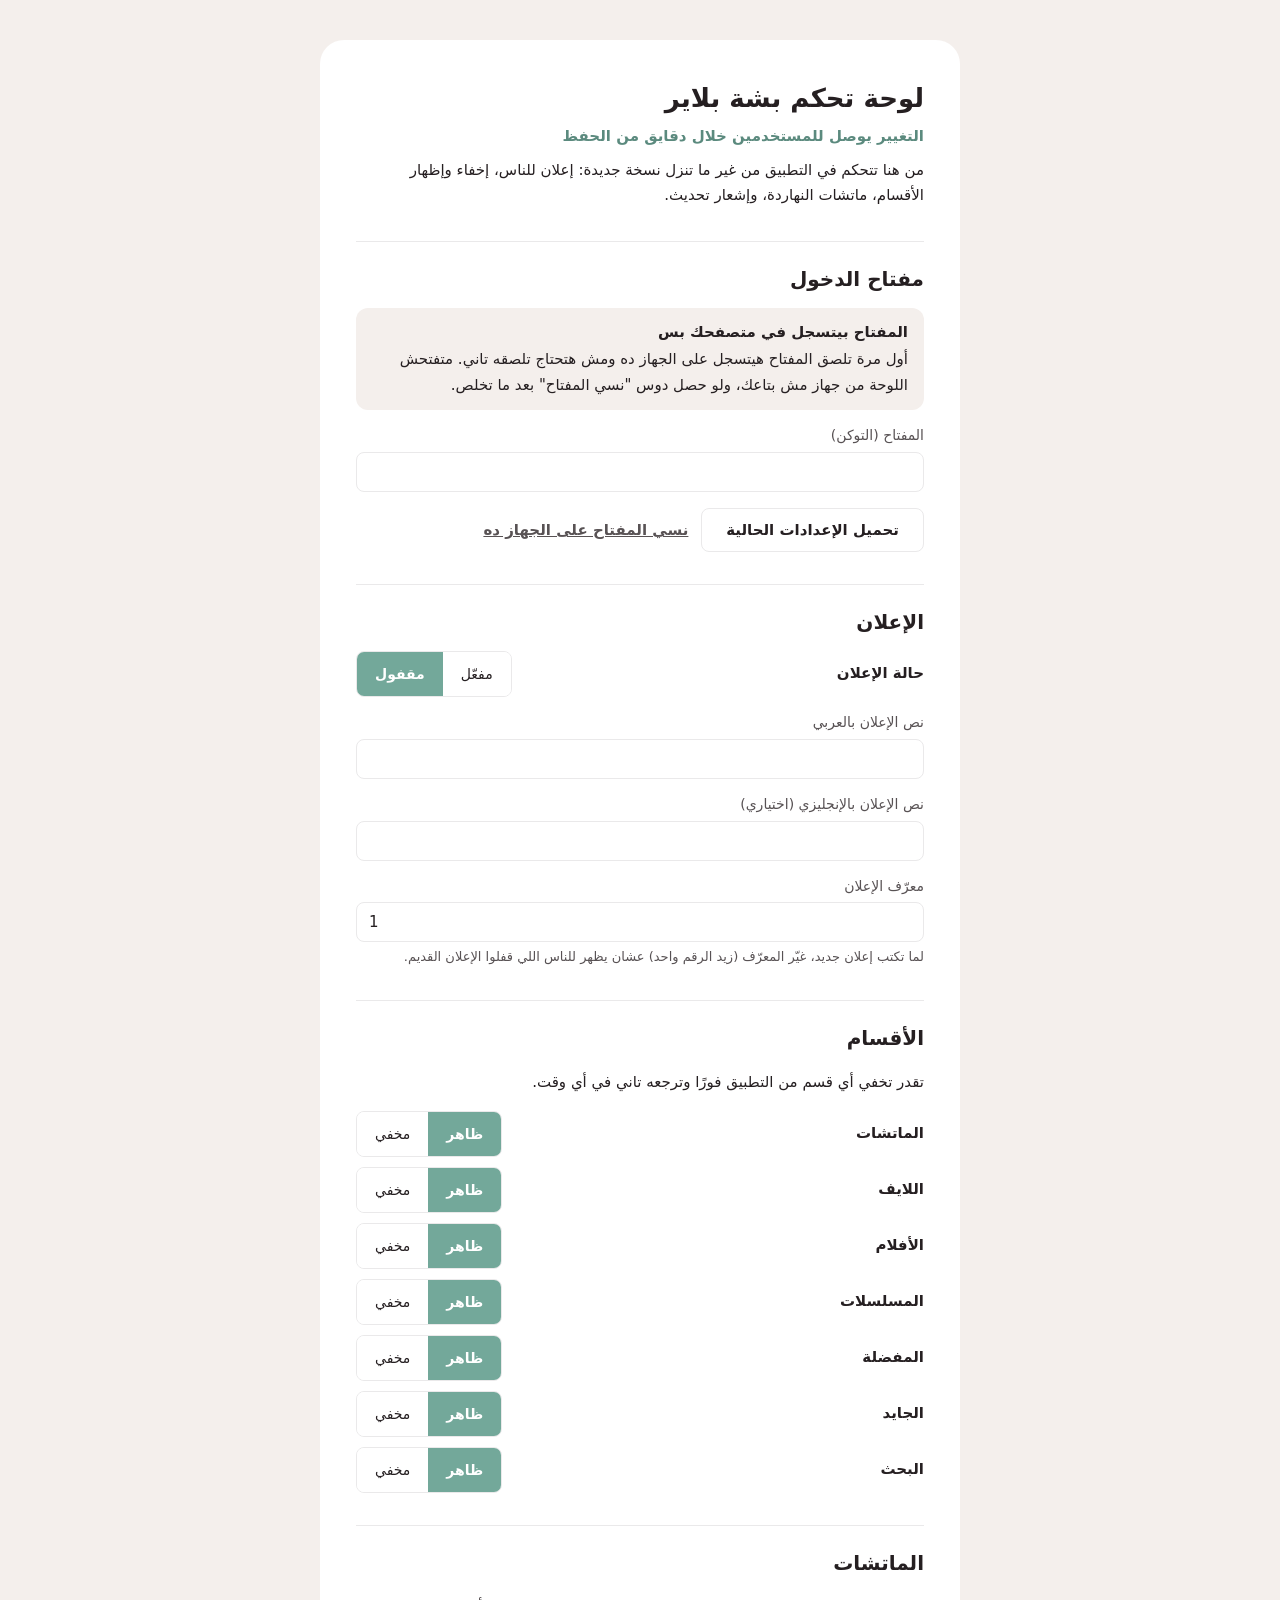
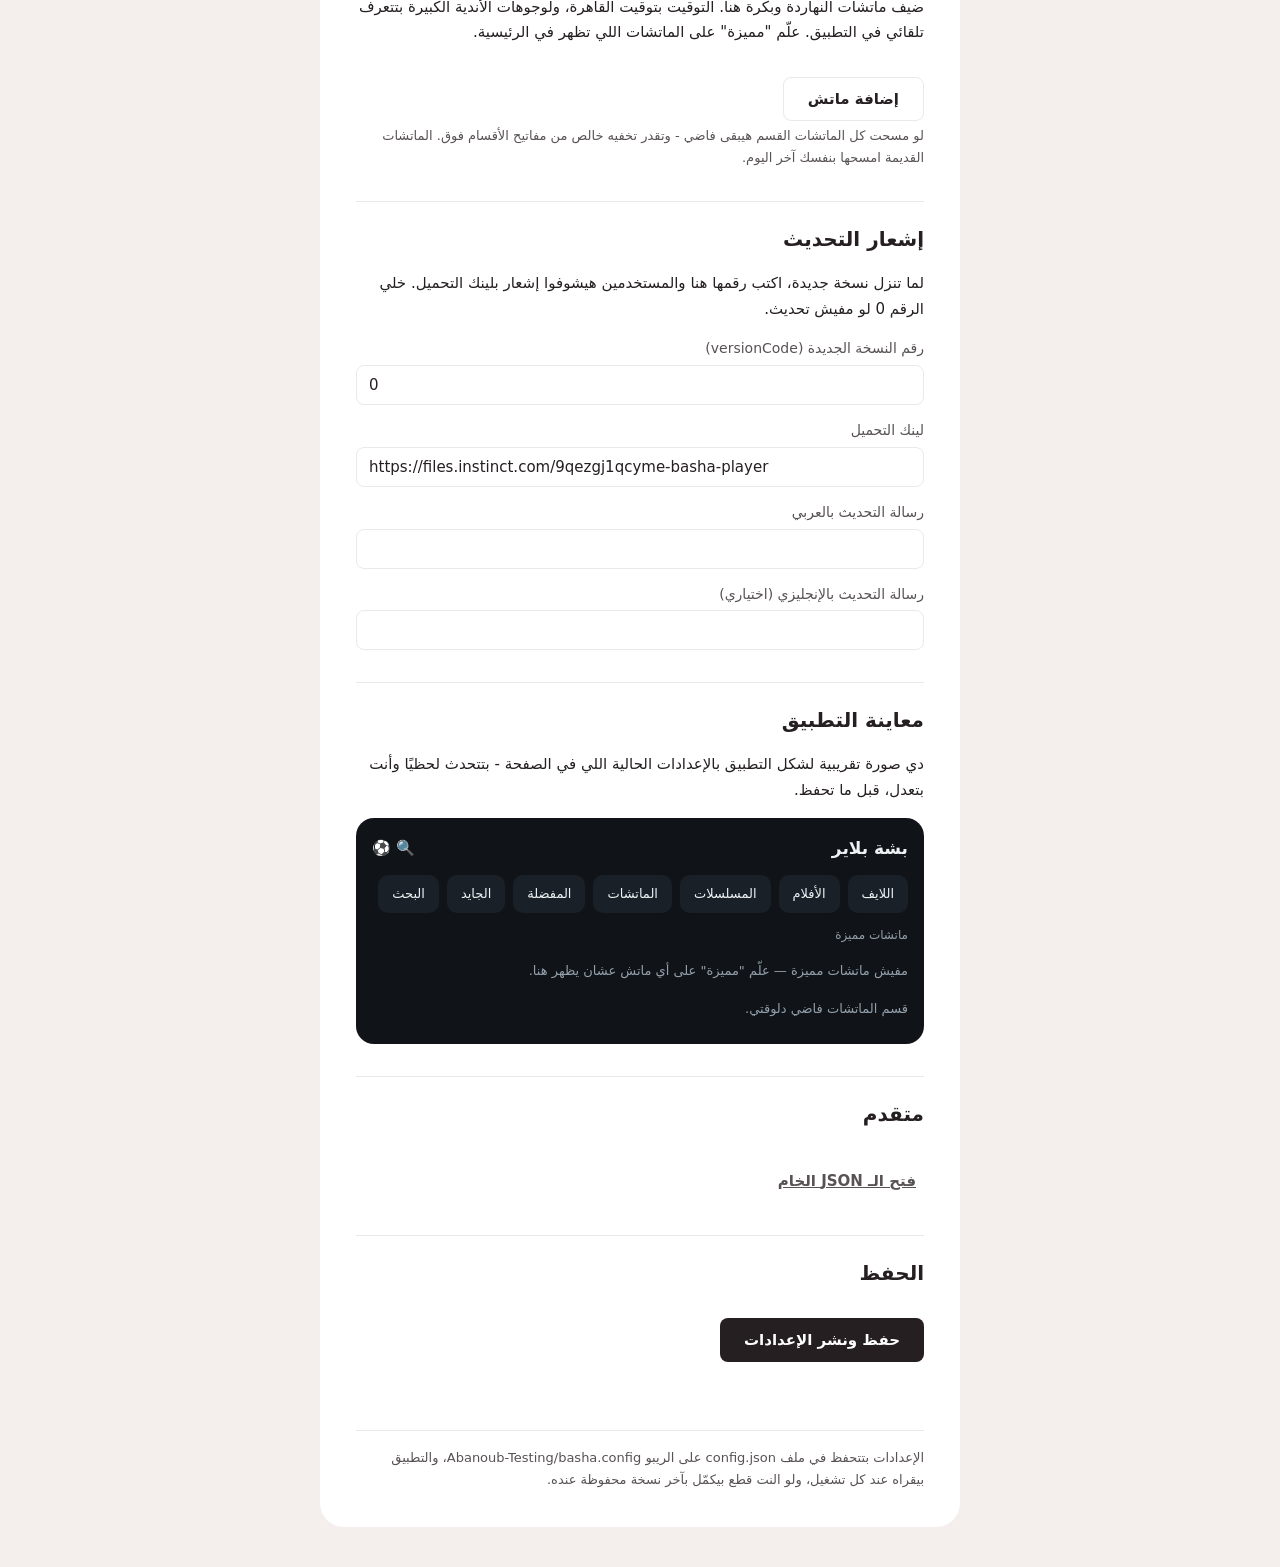
<file: docs/index.html>
<!DOCTYPE html>
<html lang="ar" dir="rtl">
<head>
<meta charset="utf-8">
<meta name="viewport" content="width=device-width, initial-scale=1">
<title>لوحة تحكم بشة بلاير</title>
<style>
  :root {
    --ink: #251f21;
    --ink2: #585254;
    --teal: #73a89a;
    --teal-dark: #5b8a7e;
    --red: #ed313e;
    --hairline: #eae9ea;
    --sand: #f4efec;
    --app-bg: #101418;
    --app-card: #1a2027;
    --app-text: #eef2f5;
    --app-text2: #93a0ab;
  }
  * { box-sizing: border-box; }
  body {
    margin: 0;
    font-family: system-ui, "Segoe UI", Tahoma, sans-serif;
    background: var(--sand);
    color: var(--ink);
    font-size: 15px;
    line-height: 1.7;
  }
  .card {
    max-width: 640px;
    margin: 24px auto;
    background: #fff;
    border-radius: 24px;
    padding: 24px;
  }
  @media (min-width: 768px) { .card { padding: 36px; margin: 40px auto; } }
  h1 { font-size: 26px; margin: 0 0 4px; }
  h2 { font-size: 20px; margin: 32px 0 12px; padding-top: 20px; border-top: 1px solid var(--hairline); }
  h3 { font-size: 15px; margin: 16px 0 8px; }
  .fact { color: var(--teal-dark); font-weight: 600; margin: 0 0 8px; }
  .intro { color: var(--ink); margin: 0 0 8px; }
  .note {
    background: var(--sand);
    border-radius: 12px;
    padding: 12px 16px;
    margin: 12px 0;
  }
  .note b { display: block; margin-bottom: 2px; }
  label { display: block; font-size: 14px; color: var(--ink2); margin: 14px 0 4px; }
  input[type="text"], input[type="password"], input[type="date"], input[type="time"], textarea {
    width: 100%;
    padding: 10px 12px;
    border: 1px solid var(--hairline);
    border-radius: 8px;
    font-size: 15px;
    font-family: inherit;
    color: var(--ink);
    background: #fff;
  }
  input:focus, textarea:focus { outline: 2px solid var(--teal); border-color: var(--teal); }
  textarea { font-family: ui-monospace, monospace; font-size: 13px; direction: ltr; text-align: left; }
  .ltr input { direction: ltr; text-align: left; }
  .toggle-row { display: flex; align-items: center; justify-content: space-between; gap: 12px; margin: 10px 0; }
  .toggle-row span { font-weight: 600; }
  .seg { display: flex; border: 1px solid var(--hairline); border-radius: 8px; overflow: hidden; }
  .seg button {
    border: 0; background: #fff; color: var(--ink);
    padding: 8px 18px; font-size: 14px; font-family: inherit; cursor: pointer; min-height: 44px;
  }
  .seg button.on { background: var(--teal); color: #fff; font-weight: 600; }
  .btn {
    display: inline-block;
    border: 0; border-radius: 8px;
    padding: 12px 24px; font-size: 15px; font-weight: 600; font-family: inherit;
    cursor: pointer; min-height: 44px; margin-top: 16px;
  }
  .btn-primary { background: var(--ink); color: #fff; }
  .btn-secondary { background: #fff; color: var(--ink); border: 1px solid var(--hairline); }
  .btn-ghost { background: none; color: var(--ink2); text-decoration: underline; padding: 8px; }
  .btn-danger { background: none; color: var(--red); border: 1px solid var(--red); padding: 8px 14px; min-height: 40px; margin-top: 0; font-size: 13px; }
  .btn:disabled { opacity: .5; cursor: default; }
  #status { min-height: 24px; margin: 12px 0 0; color: var(--ink2); }
  #status.err { color: var(--red); }
  .caption { font-size: 13px; color: var(--ink2); margin-top: 4px; }
  footer { margin-top: 32px; padding-top: 16px; border-top: 1px solid var(--hairline); font-size: 13px; color: var(--ink2); }

  /* Matches editor */
  .match-row {
    border: 1px solid var(--hairline);
    border-radius: 12px;
    padding: 14px;
    margin: 12px 0;
  }
  .match-row .grid2 { display: grid; grid-template-columns: 1fr 1fr; gap: 0 12px; }
  .match-row label { margin-top: 8px; }
  .match-head { display: flex; align-items: center; justify-content: space-between; }
  .match-head b { font-size: 14px; color: var(--ink2); }
  .feat-row { display: flex; align-items: center; gap: 8px; margin-top: 12px; }
  .feat-row input { width: 20px; height: 20px; accent-color: var(--teal-dark); }
  .feat-row span { font-size: 14px; }

  /* App mock preview */
  .mock {
    background: var(--app-bg);
    border-radius: 18px;
    padding: 16px;
    color: var(--app-text);
    direction: rtl;
    margin-top: 12px;
  }
  .mock-topbar { display: flex; align-items: center; justify-content: space-between; margin-bottom: 12px; }
  .mock-title { font-weight: 700; font-size: 17px; }
  .mock-icons { color: var(--app-text2); font-size: 15px; }
  .mock-ann {
    background: var(--teal);
    color: #10312a;
    font-weight: 600;
    font-size: 13px;
    border-radius: 10px;
    padding: 8px 12px;
    margin-bottom: 12px;
  }
  .mock-sections { display: flex; flex-wrap: wrap; gap: 8px; margin-bottom: 12px; }
  .mock-chip {
    background: var(--app-card);
    border-radius: 10px;
    padding: 8px 14px;
    font-size: 13px;
    color: var(--app-text);
  }
  .mock-matches-title { color: var(--app-text2); font-size: 12px; margin: 8px 0 6px; }
  .mock-match {
    background: var(--app-card);
    border-radius: 10px;
    padding: 10px 12px;
    margin-bottom: 8px;
    display: flex; align-items: center; gap: 10px;
    font-size: 13px;
  }
  .mock-crest {
    width: 30px; height: 30px; border-radius: 50%;
    background: var(--teal-dark); color: #fff;
    display: flex; align-items: center; justify-content: center;
    font-size: 11px; font-weight: 700; flex-shrink: 0;
  }
  .mock-match .teams { flex: 1; }
  .mock-match .meta { color: var(--app-text2); font-size: 11px; }
  .mock-live {
    background: var(--red); color: #fff; font-size: 10px; font-weight: 700;
    border-radius: 6px; padding: 2px 6px;
  }
  .mock-when { text-align: left; font-size: 12px; color: var(--app-text2); }
  .mock-empty { color: var(--app-text2); font-size: 13px; padding: 8px 0; }
</style>
</head>
<body>
<div class="card">
  <h1>لوحة تحكم بشة بلاير</h1>
  <p class="fact">التغيير يوصل للمستخدمين خلال دقايق من الحفظ</p>
  <p class="intro">من هنا تتحكم في التطبيق من غير ما تنزل نسخة جديدة: إعلان للناس، إخفاء وإظهار الأقسام، ماتشات النهاردة، وإشعار تحديث.</p>

  <h2>مفتاح الدخول</h2>
  <div class="note">
    <b>المفتاح بيتسجل في متصفحك بس</b>
    أول مرة تلصق المفتاح هيتسجل على الجهاز ده ومش هتحتاج تلصقه تاني. متفتحش اللوحة من جهاز مش بتاعك، ولو حصل دوس "نسي المفتاح" بعد ما تخلص.
  </div>
  <div class="ltr">
    <label for="token">المفتاح (التوكن)</label>
    <input type="password" id="token" autocomplete="off">
  </div>
  <button class="btn btn-secondary" id="loadBtn">تحميل الإعدادات الحالية</button>
  <button class="btn btn-ghost" id="forgetBtn">نسي المفتاح على الجهاز ده</button>

  <h2>الإعلان</h2>
  <div class="toggle-row">
    <span>حالة الإعلان</span>
    <div class="seg" id="annActive">
      <button data-v="on">مفعّل</button>
      <button data-v="off">مقفول</button>
    </div>
  </div>
  <label for="annAr">نص الإعلان بالعربي</label>
  <input type="text" id="annAr">
  <div class="ltr">
    <label for="annEn">نص الإعلان بالإنجليزي (اختياري)</label>
    <input type="text" id="annEn">
    <label for="annId">معرّف الإعلان</label>
    <input type="text" id="annId" value="1">
  </div>
  <p class="caption">لما تكتب إعلان جديد، غيّر المعرّف (زيد الرقم واحد) عشان يظهر للناس اللي قفلوا الإعلان القديم.</p>

  <h2>الأقسام</h2>
  <p>تقدر تخفي أي قسم من التطبيق فورًا وترجعه تاني في أي وقت.</p>
  <div id="toggles"></div>

  <h2>الماتشات</h2>
  <p>ضيف ماتشات النهاردة وبكرة هنا. التوقيت بتوقيت القاهرة، ولوجوهات الأندية الكبيرة بتتعرف تلقائي في التطبيق. علّم "مميزة" على الماتشات اللي تظهر في الرئيسية.</p>
  <div id="matchList"></div>
  <button class="btn btn-secondary" id="addMatch">إضافة ماتش</button>
  <p class="caption">لو مسحت كل الماتشات القسم هيبقى فاضي - وتقدر تخفيه خالص من مفاتيح الأقسام فوق. الماتشات القديمة امسحها بنفسك آخر اليوم.</p>

  <h2>إشعار التحديث</h2>
  <p>لما تنزل نسخة جديدة، اكتب رقمها هنا والمستخدمين هيشوفوا إشعار بلينك التحميل. خلي الرقم 0 لو مفيش تحديث.</p>
  <div class="ltr">
    <label for="updVer">رقم النسخة الجديدة (versionCode)</label>
    <input type="text" id="updVer" value="0" inputmode="numeric">
    <label for="updUrl">لينك التحميل</label>
    <input type="text" id="updUrl">
  </div>
  <label for="updAr">رسالة التحديث بالعربي</label>
  <input type="text" id="updAr">
  <div class="ltr">
    <label for="updEn">رسالة التحديث بالإنجليزي (اختياري)</label>
    <input type="text" id="updEn">
  </div>

  <h2>معاينة التطبيق</h2>
  <p>دي صورة تقريبية لشكل التطبيق بالإعدادات الحالية اللي في الصفحة - بتتحدث لحظيًا وأنت بتعدل، قبل ما تحفظ.</p>
  <div class="mock" id="mock"></div>

  <h2>متقدم</h2>
  <button class="btn btn-ghost" id="jsonToggle">فتح الـ JSON الخام</button>
  <div id="jsonBox" hidden>
    <textarea id="jsonText" rows="14"></textarea>
    <button class="btn btn-secondary" id="jsonApply">تطبيق الـ JSON على الخانات</button>
  </div>

  <h2>الحفظ</h2>
  <button class="btn btn-primary" id="saveBtn">حفظ ونشر الإعدادات</button>
  <p id="status" role="status"></p>

  <footer>الإعدادات بتتحفظ في ملف config.json على الريبو Abanoub-Testing/basha.config، والتطبيق بيقراه عند كل تشغيل، ولو النت قطع بيكمّل بآخر نسخة محفوظة عنده.</footer>
</div>

<script>
const REPO = 'Abanoub-Testing/basha.config';
const CONFIG_PATH = 'config.json';
const API = `https://api.github.com/repos/${REPO}/contents/${CONFIG_PATH}`;
const DOWNLOAD_PAGE = 'https://files.instinct.com/9qezgj1qcyme-basha-player';
const TOKEN_KEY = 'basha_admin_token';

const TOGGLES = [
  ['matches', 'الماتشات'],
  ['live', 'اللايف'],
  ['movies', 'الأفلام'],
  ['series', 'المسلسلات'],
  ['favorites', 'المفضلة'],
  ['guide', 'الجايد'],
  ['search', 'البحث'],
];

let raw = {};
let sha = null;

const $ = (id) => document.getElementById(id);
const statusEl = $('status');
function say(msg, isError) {
  statusEl.textContent = msg;
  statusEl.className = isError ? 'err' : '';
}
function setBusy(b) {
  $('loadBtn').disabled = b;
  $('saveBtn').disabled = b;
  $('saveBtn').textContent = b ? 'شغال…' : 'حفظ ونشر الإعدادات';
}

function toBase64(text) {
  const bytes = new TextEncoder().encode(text);
  let bin = '';
  for (const b of bytes) bin += String.fromCharCode(b);
  return btoa(bin);
}
function fromBase64(b64) {
  const bin = atob(b64.replace(/\n/g, ''));
  const bytes = Uint8Array.from(bin, (c) => c.charCodeAt(0));
  return new TextDecoder().decode(bytes);
}

// Section toggle rows
TOGGLES.forEach(([key, label]) => {
  const row = document.createElement('div');
  row.className = 'toggle-row';
  row.innerHTML = `<span>${label}</span>
    <div class="seg" data-toggle="${key}">
      <button data-v="on">ظاهر</button>
      <button data-v="off">مخفي</button>
    </div>`;
  $('toggles').appendChild(row);
});

function getSeg(el) {
  return el.querySelector('button.on')?.dataset.v === 'on';
}
function setSeg(el, on) {
  el.querySelectorAll('button').forEach((b) => b.classList.toggle('on', (b.dataset.v === 'on') === !!on));
}

// ---- Matches editor ----
let matchSeq = 0;
function addMatchRow(m) {
  m = m || {};
  const id = ++matchSeq;
  const row = document.createElement('div');
  row.className = 'match-row';
  row.dataset.row = id;
  row.innerHTML = `
    <div class="match-head"><b>ماتش</b><button type="button" class="btn btn-danger" data-del>مسح</button></div>
    <div class="grid2">
      <div><label>التاريخ</label><input type="date" data-f="date" value="${m.date || ''}"></div>
      <div><label>الميعاد (القاهرة)</label><input type="time" data-f="kickoff" value="${m.kickoff || ''}"></div>
    </div>
    <label>البطولة</label><input type="text" data-f="competition" value="${esc(m.competition || '')}" placeholder="الدوري المصري">
    <div class="grid2">
      <div><label>الفريق الأول</label><input type="text" data-f="home" value="${esc(m.home || '')}" placeholder="الأهلي"></div>
      <div><label>الفريق التاني</label><input type="text" data-f="away" value="${esc(m.away || '')}" placeholder="الزمالك"></div>
    </div>
    <label>القناة</label><input type="text" data-f="channel" value="${esc(m.channel || '')}" placeholder="ON Time Sports 1">
    <div class="feat-row"><input type="checkbox" data-f="featured" ${m.featured ? 'checked' : ''} id="feat${id}"><span>مميزة (تظهر في الرئيسية)</span></div>
  `;
  row.querySelector('[data-del]').addEventListener('click', () => { row.remove(); renderPreview(); });
  $('matchList').appendChild(row);
}
function esc(s) {
  return String(s).replace(/&/g, '&amp;').replace(/"/g, '&quot;').replace(/</g, '&lt;');
}
function readMatches() {
  const out = [];
  document.querySelectorAll('#matchList .match-row').forEach((row) => {
    const get = (f) => row.querySelector(`[data-f="${f}"]`).value.trim();
    const m = {
      date: get('date'),
      competition: get('competition'),
      home: get('home'),
      away: get('away'),
      kickoff: get('kickoff'),
      channel: get('channel'),
      featured: row.querySelector('[data-f="featured"]').checked,
    };
    if (m.date || m.home || m.away) out.push(m);
  });
  return out;
}

function formToConfig() {
  const version = parseInt($('updVer').value, 10);
  const hasAnn = getSeg($('annActive')) && ($('annAr').value.trim() !== '' || $('annEn').value.trim() !== '');
  const hasUpd = !isNaN(version) && version > 0;
  const toggles = {};
  document.querySelectorAll('[data-toggle]').forEach((seg) => { toggles[seg.dataset.toggle] = getSeg(seg); });
  return {
    ...raw,
    version: 1,
    announcement: hasAnn
      ? { id: $('annId').value.trim() || '1', active: true, ar: $('annAr').value.trim(), en: $('annEn').value.trim() }
      : null,
    toggles,
    update: hasUpd
      ? { versionCode: version, url: $('updUrl').value.trim(), messageAr: $('updAr').value.trim(), messageEn: $('updEn').value.trim(), force: false }
      : null,
    matches: readMatches(),
  };
}

function configToForm(cfg) {
  const a = cfg.announcement || {};
  const t = cfg.toggles || {};
  const u = cfg.update || {};
  setSeg($('annActive'), !!a.active);
  $('annId').value = String(a.id ?? '1');
  $('annAr').value = a.ar ?? '';
  $('annEn').value = a.en ?? '';
  document.querySelectorAll('[data-toggle]').forEach((seg) => {
    const v = t[seg.dataset.toggle];
    setSeg(seg, v !== false);
  });
  $('updVer').value = String(u.versionCode ?? 0);
  $('updUrl').value = u.url || DOWNLOAD_PAGE;
  $('updAr').value = u.messageAr ?? '';
  $('updEn').value = u.messageEn ?? '';
  $('matchList').innerHTML = '';
  if (Array.isArray(cfg.matches) && cfg.matches.length > 0) {
    cfg.matches.forEach((m) => addMatchRow(m));
  }
}

// ---- Live app mock preview ----
function initials(name) {
  const w = name.trim().split(/\s+/).filter(Boolean);
  if (w.length === 0) return '؟';
  if (w.length === 1) return w[0].slice(0, 2);
  return w[0][0] + w[1][0];
}
function isLiveNow(m) {
  if (!m.date || !m.kickoff) return false;
  const kick = new Date(`${m.date}T${m.kickoff}:00+02:00`).getTime();
  const now = Date.now();
  return now >= kick && now < kick + 115 * 60000;
}
function renderPreview() {
  const cfg = formToConfig();
  const t = cfg.toggles || {};
  let html = '<div class="mock-topbar"><span class="mock-title">بشة بلاير</span><span class="mock-icons">';
  if (t.search) html += '🔍 ';
  if (t.matches) html += '⚽';
  html += '</span></div>';
  if (cfg.announcement && (cfg.announcement.ar || cfg.announcement.en)) {
    html += `<div class="mock-ann">${esc(cfg.announcement.ar || cfg.announcement.en)}</div>`;
  }
  const sectionNames = { live: 'اللايف', movies: 'الأفلام', series: 'المسلسلات', matches: 'الماتشات', favorites: 'المفضلة', guide: 'الجايد', search: 'البحث' };
  html += '<div class="mock-sections">';
  Object.keys(sectionNames).forEach((k) => {
    if (t[k]) html += `<span class="mock-chip">${sectionNames[k]}</span>`;
  });
  html += '</div>';
  if (t.matches) {
    const matches = cfg.matches || [];
    const featured = matches.filter((m) => m.featured);
    html += '<div class="mock-matches-title">ماتشات مميزة</div>';
    if (featured.length === 0) {
      html += '<div class="mock-empty">مفيش ماتشات مميزة — علّم "مميزة" على أي ماتش عشان يظهر هنا.</div>';
    }
    featured.forEach((m) => {
      html += '<div class="mock-match">';
      html += `<span class="mock-crest">${esc(initials(m.home))}</span>`;
      html += `<span class="teams">${esc(m.home)} × ${esc(m.away)}<div class="meta">${esc(m.competition)}${m.channel ? ' · ' + esc(m.channel) : ''}</div></span>`;
      html += `<span class="mock-when">${isLiveNow(m) ? '<span class="mock-live">مباشر</span>' : esc(m.kickoff || '')}</span>`;
      html += `<span class="mock-crest">${esc(initials(m.away))}</span>`;
      html += '</div>';
    });
    const rest = matches.length - featured.length;
    if (rest > 0) html += `<div class="mock-empty">+ ${rest} ماتش تاني في قسم الماتشات</div>`;
    if (matches.length === 0) html += '<div class="mock-empty">قسم الماتشات فاضي دلوقتي.</div>';
  }
  $('mock').innerHTML = html;
}

// Re-render preview on any edit
document.addEventListener('input', () => renderPreview());
document.addEventListener('click', (e) => {
  if (e.target.closest('.seg button')) {
    const btn = e.target.closest('.seg button');
    setSeg(btn.parentElement, btn.dataset.v === 'on');
    renderPreview();
  }
});

function authHeaders() {
  return { Authorization: `Bearer ${$('token').value.trim()}`, Accept: 'application/vnd.github+json' };
}

async function load() {
  if ($('token').value.trim() === '') { say('الصق المفتاح الأول.', true); return; }
  localStorage.setItem(TOKEN_KEY, $('token').value.trim());
  setBusy(true); say('بحمّل الإعدادات الحالية…');
  try {
    const resp = await fetch(API, { headers: authHeaders() });
    if (resp.status === 401 || resp.status === 403) { say('المفتاح غلط أو منتهي أو مفيهوش صلاحية الكتابة على الريبو.', true); return; }
    if (resp.status === 404) {
      raw = {}; sha = null; configToForm({});
      say('مفيش إعدادات محفوظة لسه. دي أول مرة — عدّل اللي تحبه ودوس حفظ.');
      return;
    }
    if (!resp.ok) { say(`مشكلة من جيتهاب (كود ${resp.status}). جرّب تاني.`, true); return; }
    const data = await resp.json();
    raw = JSON.parse(fromBase64(data.content));
    sha = data.sha || null;
    configToForm(raw);
    renderPreview();
    say('اتحمّلت الإعدادات الحالية. عدّل براحتك وبعدين احفظ.');
  } catch {
    say('مفيش اتصال بالنت أو جيتهاب مش بيرد. جرّب تاني.', true);
  } finally {
    setBusy(false);
  }
}

async function save() {
  if ($('token').value.trim() === '') { say('الصق المفتاح الأول.', true); return; }
  const version = parseInt($('updVer').value, 10);
  if ($('updVer').value.trim() !== '' && (isNaN(version) || version < 0)) {
    say('رقم النسخة في إشعار التحديث لازم يكون رقم صحيح.', true); return;
  }
  localStorage.setItem(TOKEN_KEY, $('token').value.trim());
  setBusy(true); say('بحفظ…');
  try {
    let currentSha = sha;
    let freshRaw = raw;
    const head = await fetch(API, { headers: authHeaders() });
    if (head.status === 401 || head.status === 403) { say('المفتاح غلط أو منتهي أو مفيهوش صلاحية الكتابة على الريبو.', true); return; }
    if (head.ok) {
      const cur = await head.json();
      currentSha = cur.sha || null;
      try { freshRaw = JSON.parse(fromBase64(cur.content)); raw = freshRaw; } catch (e) { /* keep old raw */ }
    } else if (head.status !== 404) {
      say(`مشكلة من جيتهاب (كود ${head.status}). جرّب تاني.`, true); return;
    }
    const cfg = formToConfig();
    const body = { message: 'Update Basha Player config from admin page', content: toBase64(JSON.stringify(cfg, null, 2)) };
    if (currentSha) body.sha = currentSha;
    const resp = await fetch(API, {
      method: 'PUT',
      headers: { ...authHeaders(), 'Content-Type': 'application/json' },
      body: JSON.stringify(body),
    });
    if (resp.status === 401 || resp.status === 403) { say('المفتاح غلط أو منتهي أو مفيهوش صلاحية الكتابة على الريبو.', true); return; }
    if (!resp.ok) { say(`الحفظ مكملش (كود ${resp.status}). جرّب تاني.`, true); return; }
    const data = await resp.json();
    sha = data.content?.sha || null;
    raw = cfg;
    say('اتحفظ. التغيير يوصل للتطبيق خلال حوالي ٥ دقايق.');
  } catch {
    say('مفيش اتصال بالنت أو جيتهاب مش بيرد. الحفظ متمش.', true);
  } finally {
    setBusy(false);
  }
}

$('loadBtn').addEventListener('click', load);
$('saveBtn').addEventListener('click', save);
$('addMatch').addEventListener('click', () => { addMatchRow(); renderPreview(); });
$('forgetBtn').addEventListener('click', () => {
  localStorage.removeItem(TOKEN_KEY);
  $('token').value = '';
  say('المفتاح اتمسح من الجهاز ده.');
});
$('jsonToggle').addEventListener('click', () => {
  const box = $('jsonBox');
  if (box.hidden) {
    $('jsonText').value = JSON.stringify(formToConfig(), null, 2);
    box.hidden = false;
    $('jsonToggle').textContent = 'قفل صندوق الـ JSON';
  } else {
    box.hidden = true;
    $('jsonToggle').textContent = 'فتح الـ JSON الخام';
  }
});
$('jsonApply').addEventListener('click', () => {
  try {
    raw = JSON.parse($('jsonText').value);
    configToForm(raw);
    renderPreview();
    $('jsonBox').hidden = true;
    $('jsonToggle').textContent = 'فتح الـ JSON الخام';
    say('اتطبّق الـ JSON على الخانات. راجع ودوس حفظ.');
  } catch {
    say('الـ JSON فيه غلط صياغة. راجع الأقواس والعلامات.', true);
  }
});

// Startup: restore remembered token and defaults
const savedToken = localStorage.getItem(TOKEN_KEY);
if (savedToken) {
  $('token').value = savedToken;
  load();
} else {
  configToForm({});
  renderPreview();
}
</script>
</body>
</html>
</file>
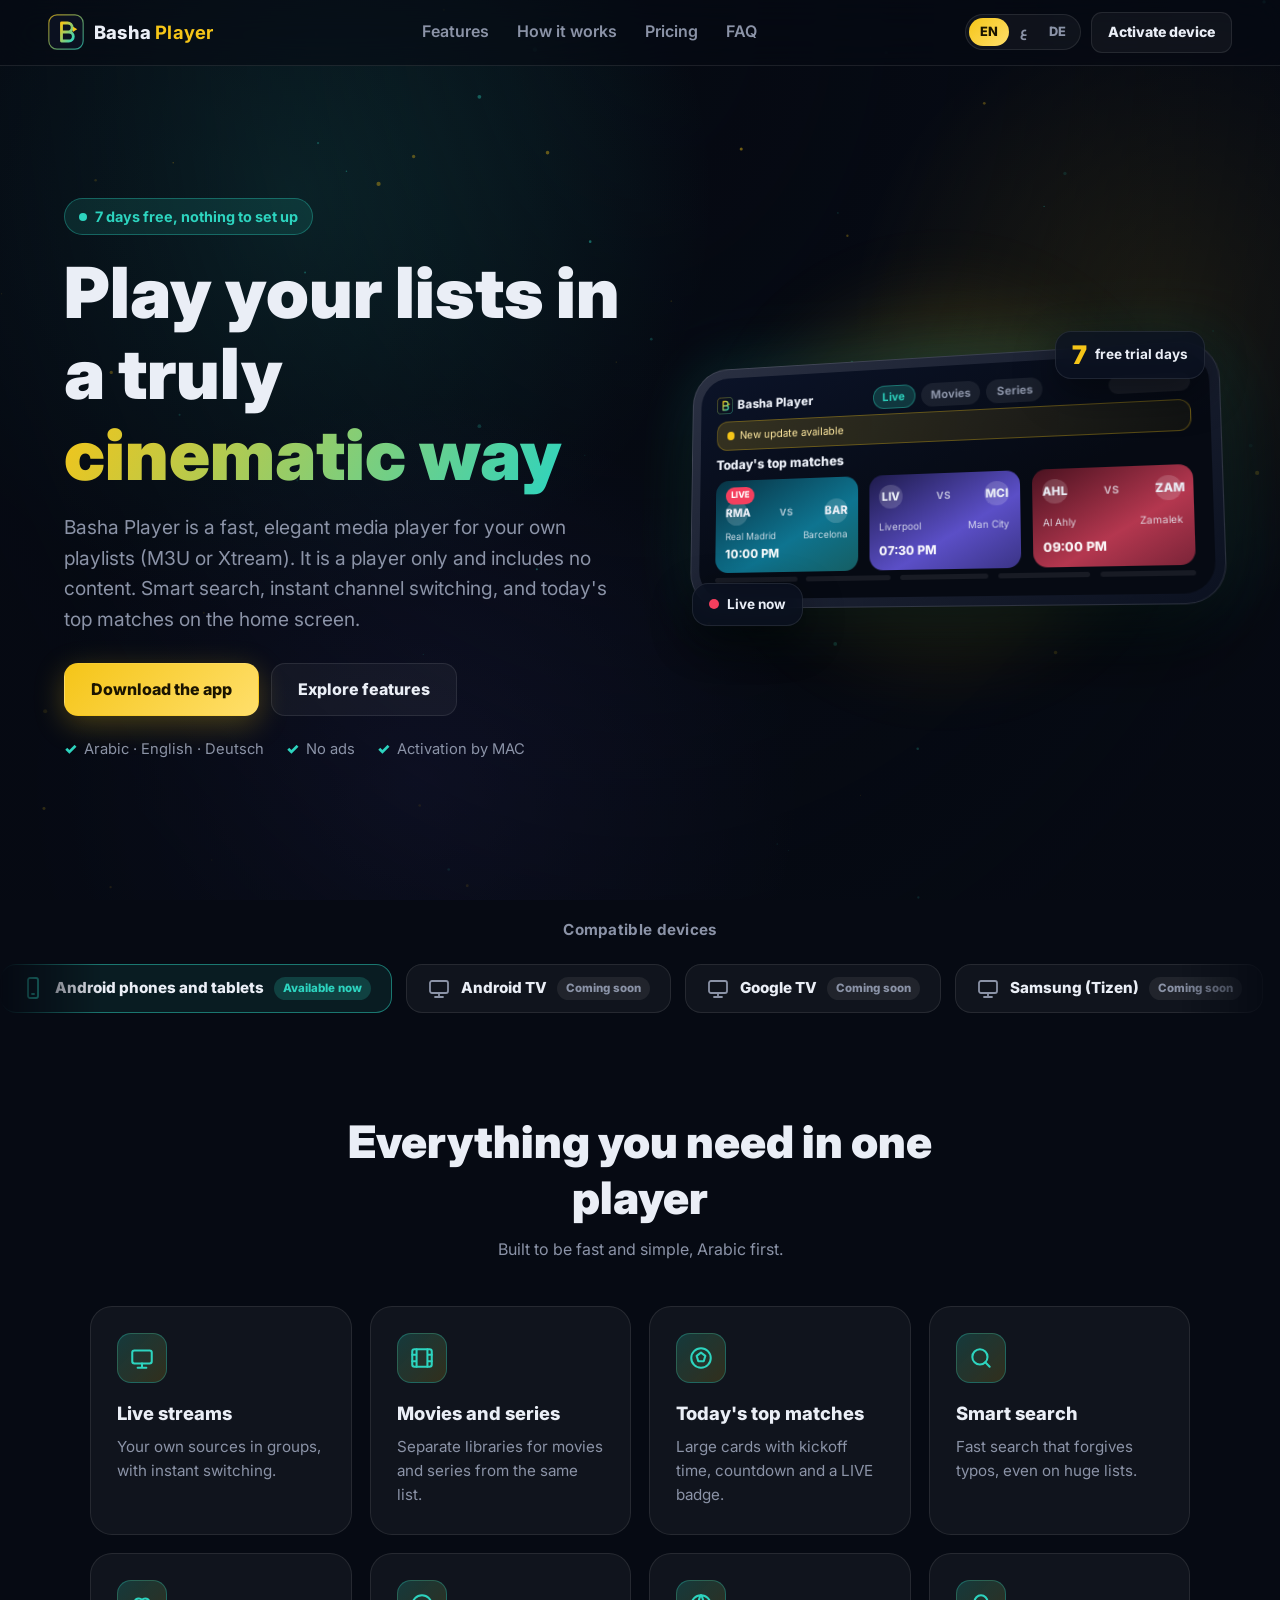
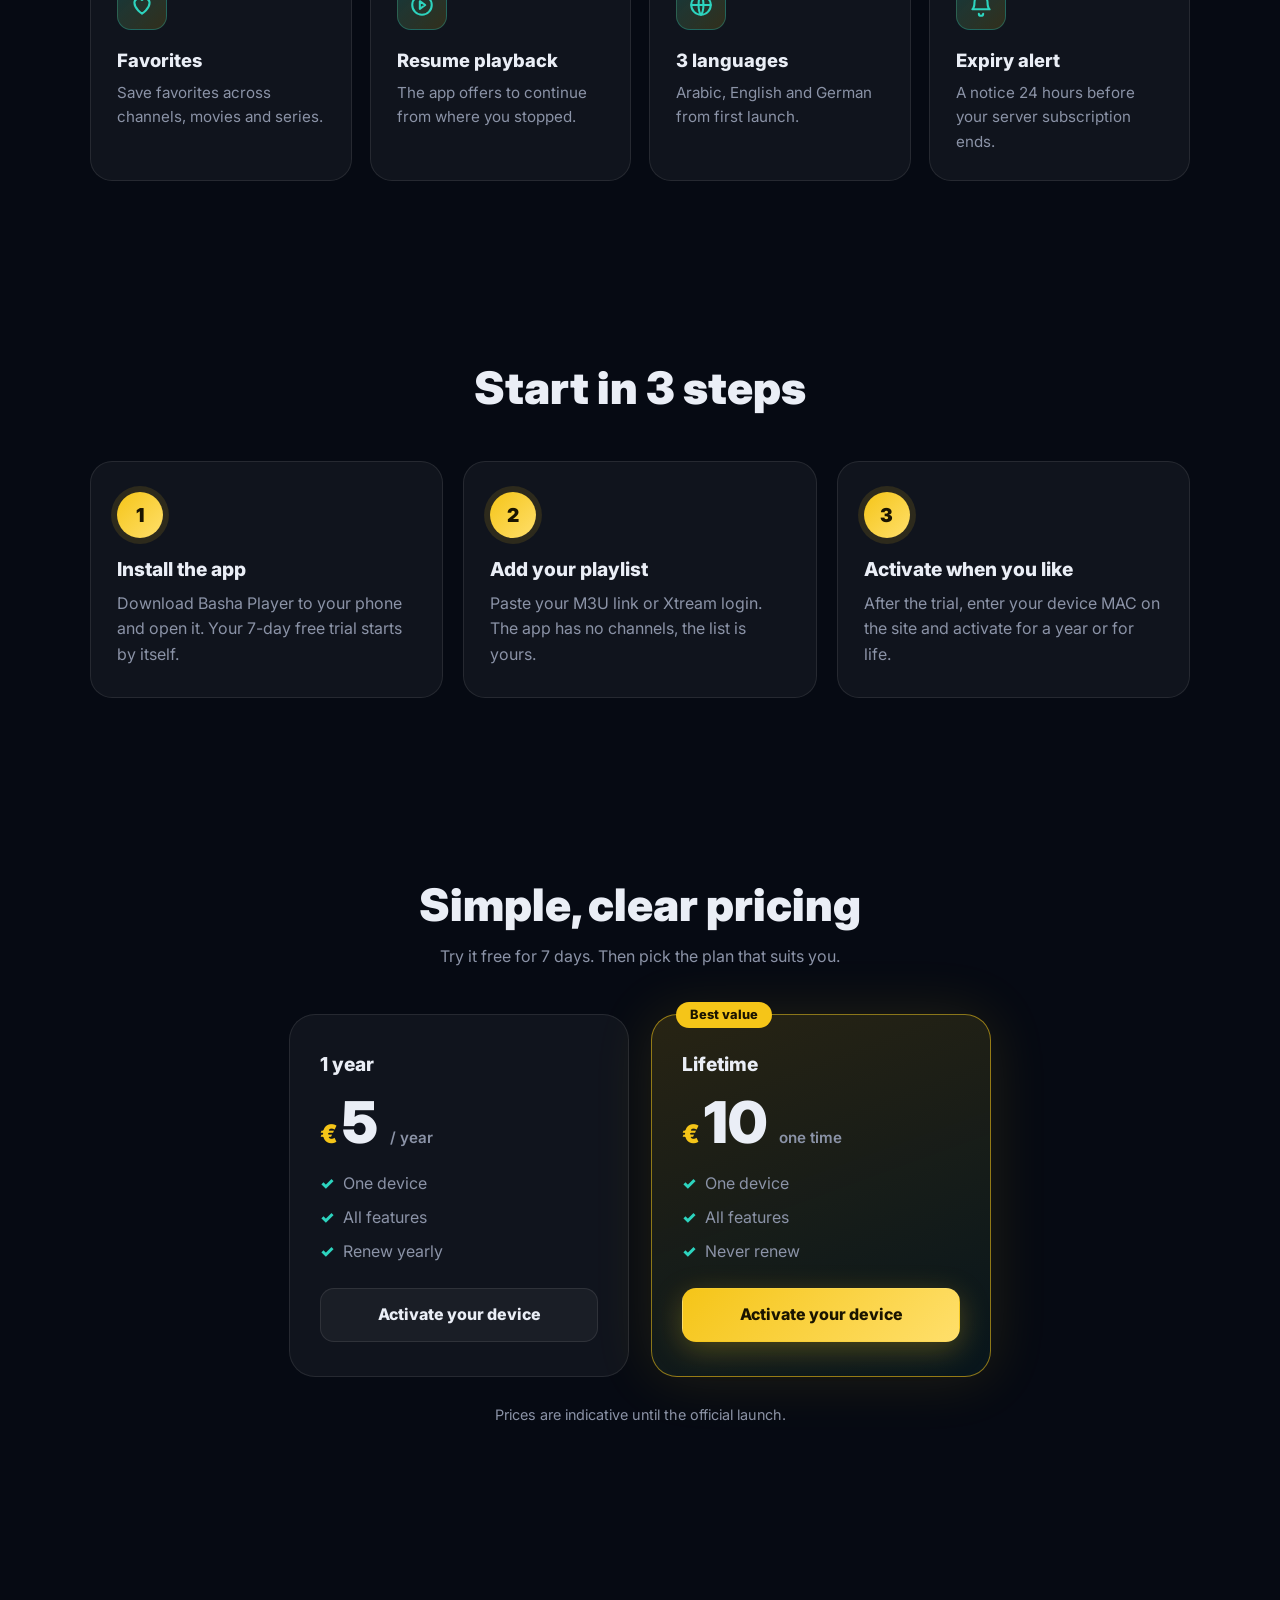
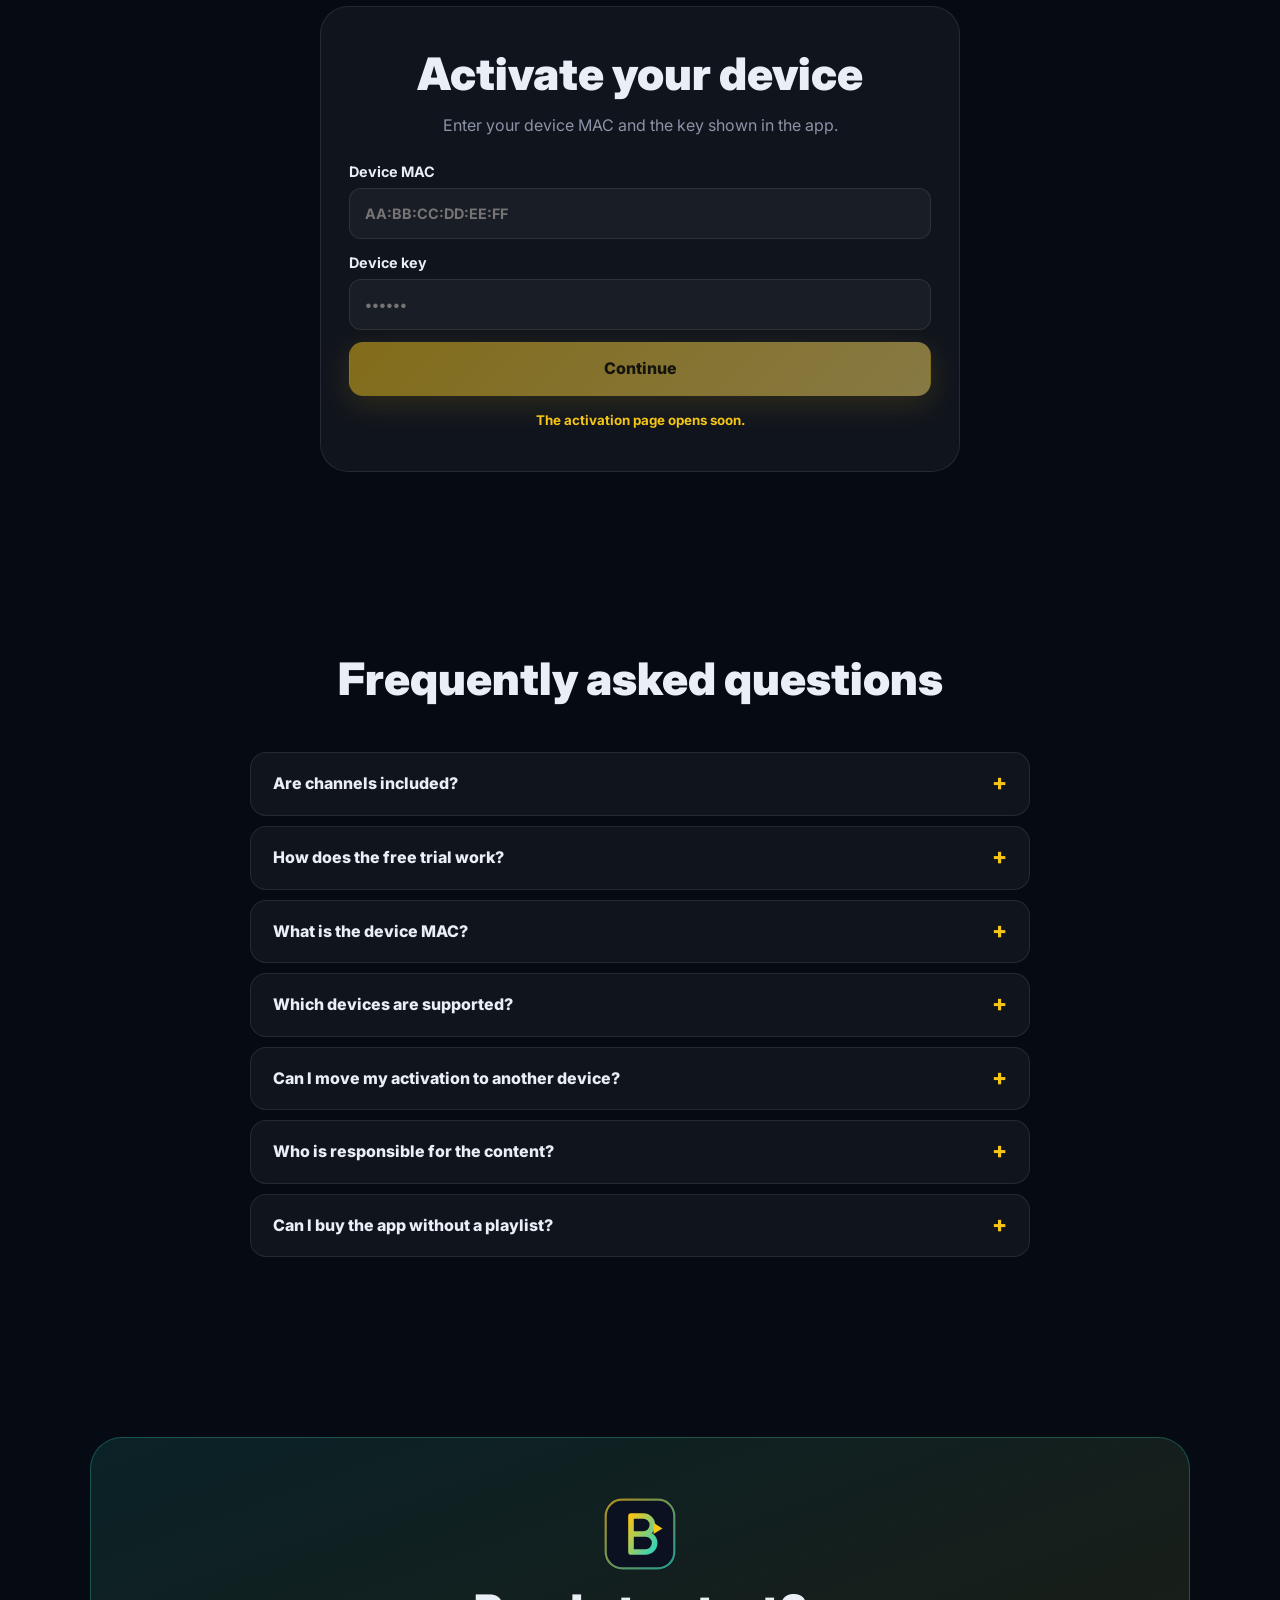
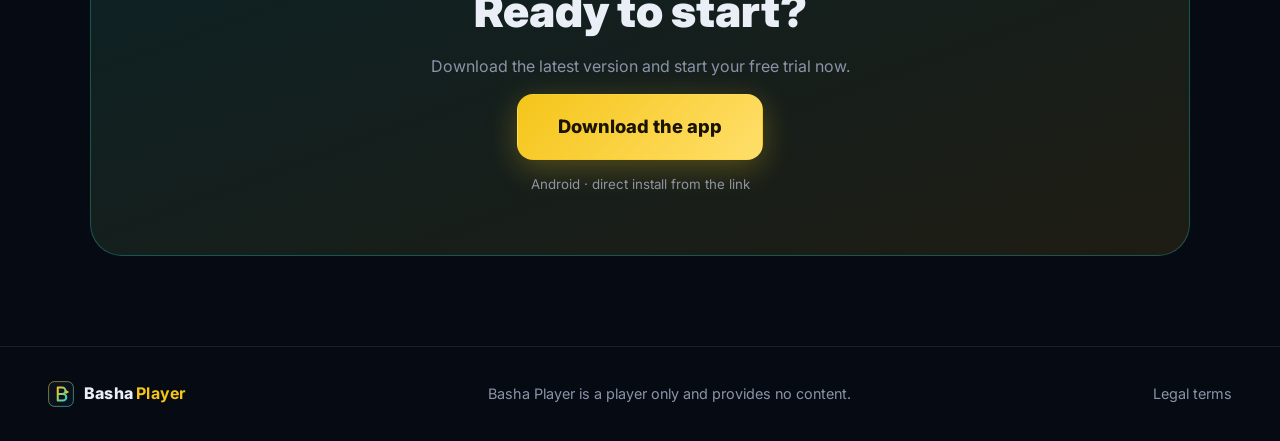
<file: docs/site/index.html>
<!doctype html>
<html lang="en" dir="ltr">
<head>
<meta charset="utf-8">
<meta name="viewport" content="width=device-width, initial-scale=1, viewport-fit=cover">
<title>Basha Player | باشا بلاير</title>
<meta name="description" content="Basha Player: a premium media player for your own playlists. 7 days free.">
<meta name="theme-color" content="#060A13">
<link rel="icon" href="logo.svg" type="image/svg+xml">
<link rel="preconnect" href="https://fonts.googleapis.com">
<link rel="preconnect" href="https://fonts.gstatic.com" crossorigin>
<link href="https://fonts.googleapis.com/css2?family=Cairo:wght@400;600;800;900&family=Inter:wght@400;600;800&display=swap" rel="stylesheet">
<link rel="stylesheet" href="style.css">
</head>
<body>
<script>if(location.search)document.documentElement.classList.add("nofx")</script>
<canvas id="bg" aria-hidden="true"></canvas>
<div class="grain" aria-hidden="true"></div>

<header class="nav" id="top">
  <a class="brand" href="#top" aria-label="Basha Player">
    <img src="logo.svg" alt="" width="36" height="36">
    <span>Basha <b>Player</b></span>
  </a>
  <nav class="links">
    <a href="#features" data-i18n="nav_features"></a>
    <a href="#how" data-i18n="nav_how"></a>
    <a href="#pricing" data-i18n="nav_pricing"></a>
    <a href="#faq" data-i18n="nav_faq"></a>
  </nav>
  <div class="tools">
    <div class="lang" role="group" aria-label="Language">
      <button type="button" data-lang="en" class="on">EN</button>
      <button type="button" data-lang="ar">ع</button>
      <button type="button" data-lang="de">DE</button>
    </div>
    <a class="btn btn-ghost sm" href="activate.html" data-i18n="nav_activate"></a>
  </div>
</header>

<main id="home">
<section class="hero">
  <div class="hero-text reveal">
    <span class="pill"><i class="dot"></i><span data-i18n="hero_pill"></span></span>
    <h1><span data-i18n="hero_h1a"></span> <em data-i18n="hero_h1b"></em></h1>
    <p class="lead" data-i18n="hero_lead"></p>
    <div class="cta">
      <a class="btn btn-gold" href="https://files.instinct.com/9qezgj1qcyme-basha-player" data-i18n="cta_download"></a>
      <a class="btn btn-ghost" href="#features" data-i18n="cta_features"></a>
    </div>
    <ul class="mini">
      <li data-i18n="mini1"></li><li data-i18n="mini2"></li><li data-i18n="mini3"></li>
    </ul>
  </div>

  <div class="stage reveal" aria-hidden="true">
    <div class="glow"></div>
    <div class="phone" id="phone">
      <div class="screen">
        <div class="app-top">
          <div class="app-logo"><img src="logo.svg" alt="" width="18" height="18"><span>Basha Player</span></div>
          <div class="app-chips"><span class="on" data-i18n="chip_live"></span><span data-i18n="chip_movies"></span><span data-i18n="chip_series"></span></div>
          <div class="app-search"></div>
        </div>
        <div class="app-banner"><i></i><span data-i18n="app_banner"></span></div>
        <div class="app-title" data-i18n="app_today"></div>
        <div class="app-cards">
          <div class="mc live">
            <span class="badge" data-i18n="app_live"></span>
            <div class="teams"><b>RMA</b><small>VS</small><b>BAR</b></div>
            <div class="meta"><span>Real Madrid</span><span>Barcelona</span></div>
            <div class="time">10:00 PM</div>
          </div>
          <div class="mc">
            <div class="teams"><b>LIV</b><small>VS</small><b>MCI</b></div>
            <div class="meta"><span>Liverpool</span><span>Man City</span></div>
            <div class="time">07:30 PM</div>
          </div>
          <div class="mc">
            <div class="teams"><b>AHL</b><small>VS</small><b>ZAM</b></div>
            <div class="meta"><span>Al Ahly</span><span>Zamalek</span></div>
            <div class="time">09:00 PM</div>
          </div>
        </div>
        <div class="app-rows"><i></i><i></i><i></i><i></i><i></i></div>
      </div>
    </div>
    <div class="float f1"><b>7</b><span data-i18n="float_trial"></span></div>
    <div class="float f2"><span class="rd"></span><span data-i18n="float_live"></span></div>
  </div>
</section>


<section class="devices reveal" id="devices" aria-label="Compatible devices">
  <p class="dev-h" data-i18n="dev_h"></p>
  <div class="marquee"><div class="track" id="devTrack"></div></div>
</section>

<section class="sec" id="features">
  <div class="sec-head reveal"><h2 data-i18n="feat_h"></h2><p data-i18n="feat_p"></p></div>
  <div class="grid" id="featGrid"></div>
</section>

<section class="sec" id="how">
  <div class="sec-head reveal"><h2 data-i18n="how_h"></h2></div>
  <div class="steps">
    <div class="step reveal"><span class="n">1</span><h3 data-i18n="s1_h"></h3><p data-i18n="s1_p"></p></div>
    <div class="step reveal"><span class="n">2</span><h3 data-i18n="s2_h"></h3><p data-i18n="s2_p"></p></div>
    <div class="step reveal"><span class="n">3</span><h3 data-i18n="s3_h"></h3><p data-i18n="s3_p"></p></div>
  </div>
</section>

<section class="sec" id="pricing">
  <div class="sec-head reveal"><h2 data-i18n="price_h"></h2><p data-i18n="price_p"></p></div>
  <div class="prices">
    <article class="plan reveal">
      <h3 data-i18n="plan1"></h3>
      <div class="amt"><span class="cur">€</span>5<small data-i18n="per_year"></small></div>
      <ul><li data-i18n="pl_a"></li><li data-i18n="pl_b"></li><li data-i18n="pl_c"></li></ul>
      <a class="btn btn-ghost" href="#activate" data-i18n="plan_cta"></a>
    </article>
    <article class="plan best reveal">
      <span class="ribbon" data-i18n="best"></span>
      <h3 data-i18n="plan2"></h3>
      <div class="amt"><span class="cur">€</span>10<small data-i18n="once"></small></div>
      <ul><li data-i18n="pl_a"></li><li data-i18n="pl_b"></li><li data-i18n="pl_d"></li></ul>
      <a class="btn btn-gold" href="#activate" data-i18n="plan_cta"></a>
    </article>
  </div>
  <p class="note reveal" data-i18n="price_note"></p>
</section>

<section class="sec" id="activate">
  <div class="act reveal">
    <h2 data-i18n="act_h"></h2>
    <p data-i18n="act_p"></p>
    <div class="fake">
      <label><span data-i18n="act_mac"></span><input type="text" disabled placeholder="AA:BB:CC:DD:EE:FF"></label>
      <label><span data-i18n="act_key"></span><input type="text" disabled placeholder="••••••"></label>
      <button type="button" class="btn btn-gold" disabled data-i18n="act_btn"></button>
    </div>
    <small class="soon" data-i18n="act_soon"></small>
  </div>
</section>

<section class="sec" id="faq">
  <div class="sec-head reveal"><h2 data-i18n="faq_h"></h2></div>
  <div class="faq reveal" id="faqList"></div>
</section>

<section class="sec dl">
  <div class="dl-card reveal">
    <img src="logo.svg" alt="" width="72" height="72">
    <h2 data-i18n="dl_h"></h2>
    <p data-i18n="dl_p"></p>
    <a class="btn btn-gold lg" href="https://files.instinct.com/9qezgj1qcyme-basha-player" data-i18n="cta_download"></a>
    <small data-i18n="dl_small"></small>
  </div>
</section>
</main>

<section class="legal" id="legal" hidden>
  <div class="legal-in">
    <a class="back" href="#top" data-i18n="legal_back"></a>
    <h2 data-i18n="legal_h"></h2>
    <p data-i18n="legal_ph"></p>
    <p data-i18n="legal_1"></p>
    <p data-i18n="legal_2"></p>
    <p data-i18n="legal_3"></p>
  </div>
</section>

<footer class="foot">
  <div class="brand"><img src="logo.svg" alt="" width="26" height="26"><span>Basha <b>Player</b></span></div>
  <p data-i18n="foot_note"></p>
  <a href="#legal" data-i18n="legal_h"></a>
</footer>

<script src="i18n.js"></script>
<script src="app.js"></script>
</body>
</html>
</file>
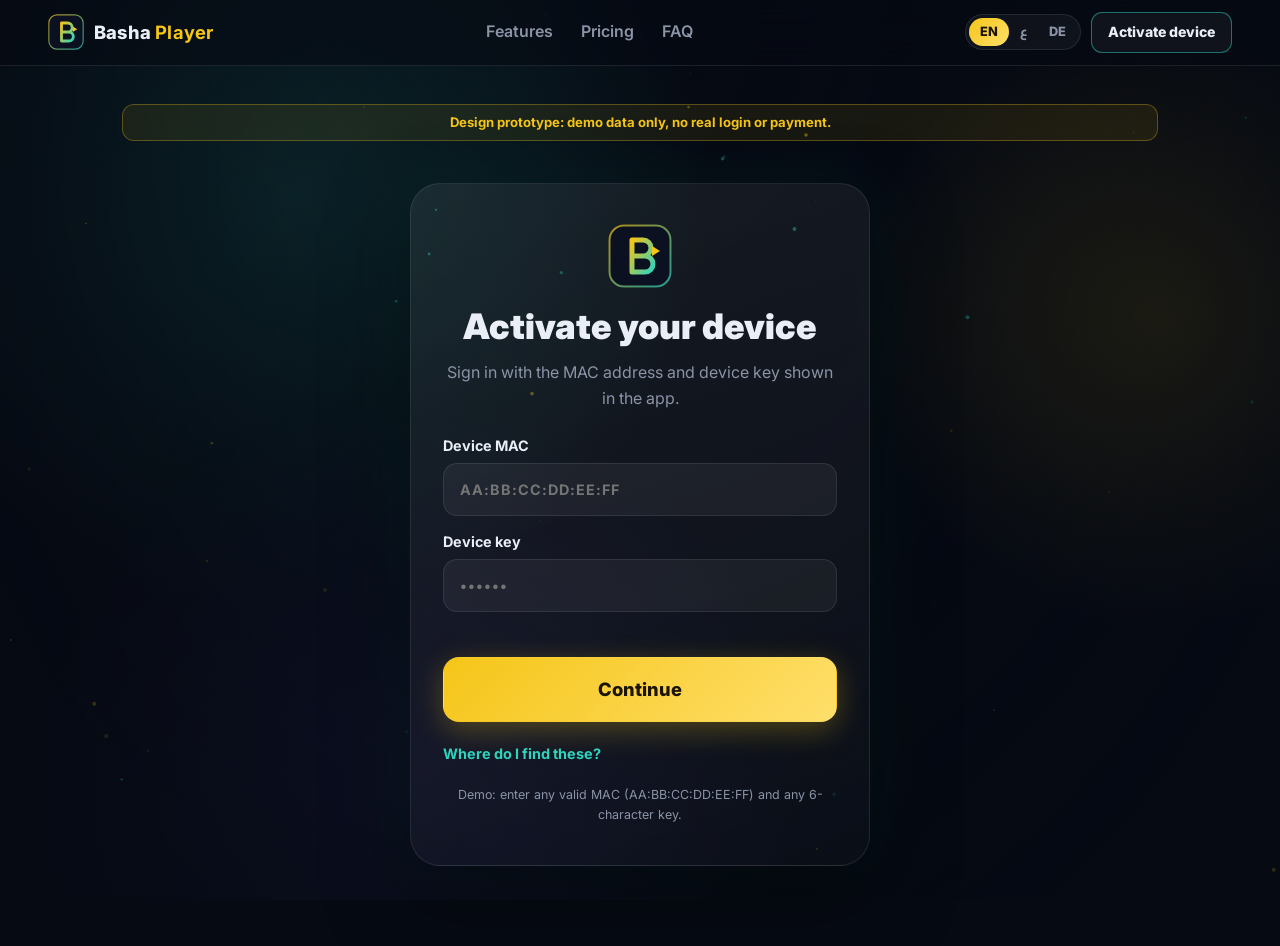
<file: docs/site/activate.html>
<!doctype html>
<html lang="en" dir="ltr">
<head>
<meta charset="utf-8">
<meta name="viewport" content="width=device-width, initial-scale=1, viewport-fit=cover">
<title>Activate your device | Basha Player</title>
<meta name="theme-color" content="#060A13">
<link rel="icon" href="logo.svg" type="image/svg+xml">
<link href="https://fonts.googleapis.com/css2?family=Cairo:wght@400;600;800;900&family=Inter:wght@400;600;800&display=swap" rel="stylesheet">
<link rel="stylesheet" href="style.css">
<link rel="stylesheet" href="portal.css">
</head>
<body>
<script>if(location.search.indexOf('x')>-1)document.documentElement.classList.add("nofx")</script>
<canvas id="bg" aria-hidden="true"></canvas>
<div class="grain" aria-hidden="true"></div>
<header class="nav">
  <a class="brand" href="index.html"><img src="logo.svg" alt="" width="36" height="36"><span>Basha <b>Player</b></span></a>
  <nav class="links"><a href="index.html#features" data-t="nav_features"></a><a href="index.html#pricing" data-t="nav_pricing"></a><a href="index.html#faq" data-t="nav_faq"></a></nav>
  <div class="tools">
    <div class="lang"><button type="button" data-lang="en" class="on">EN</button><button type="button" data-lang="ar">ع</button><button type="button" data-lang="de">DE</button></div>
    <a class="btn btn-ghost sm on" href="activate.html" data-t="nav_activate"></a>
  </div>
</header>

<main class="pmain">
  <div class="demo-banner" data-t="demo"></div>

  <!-- LOGIN -->
  <section id="login" class="login reveal in">
    <div class="login-card">
      <img src="logo.svg" alt="" width="64" height="64">
      <h1 data-t="l_h"></h1>
      <p class="sub" data-t="l_p"></p>
      <form id="loginForm" autocomplete="off" novalidate>
        <label><span data-t="l_mac"></span>
          <input id="mac" inputmode="text" autocapitalize="characters" spellcheck="false" placeholder="AA:BB:CC:DD:EE:FF" maxlength="17">
        </label>
        <label><span data-t="l_key"></span>
          <input id="key" inputmode="text" spellcheck="false" placeholder="••••••" maxlength="6">
        </label>
        <p class="err" id="err" role="alert"></p>
        <button class="btn btn-gold lg" type="submit" data-t="l_btn"></button>
      </form>
      <details class="help"><summary data-t="l_help"></summary><p data-t="l_help_p"></p></details>
      <small class="tiny" data-t="l_demo"></small>
    </div>
  </section>

  <!-- PORTAL -->
  <section id="portal" class="portal" hidden>
    <aside class="side">
      <div class="who"><span class="avatar" id="avatar">B</span><div><small data-t="s_device"></small><b id="macShow" dir="ltr"></b></div></div>
      <button type="button" class="si on" data-view="account"><i class="ic" data-ic="user"></i><span data-t="s_account"></span></button>
      <button type="button" class="si" data-view="activate"><i class="ic" data-ic="bolt"></i><span data-t="s_activate"></span></button>
      <button type="button" class="si" data-view="key"><i class="ic" data-ic="key"></i><span data-t="s_key"></span></button>
      <button type="button" class="si" data-view="playlists"><i class="ic" data-ic="list"></i><span data-t="s_playlists"></span></button>
      <button type="button" class="si" data-view="pin"><i class="ic" data-ic="lock"></i><span data-t="s_pin"></span></button>
      <button type="button" class="si out" id="logout"><i class="ic" data-ic="out"></i><span data-t="s_logout"></span></button>
    </aside>

    <div class="pane">
      <!-- account -->
      <div class="view" id="v-account">
        <h2 data-t="a_h"></h2>
        <div class="acc-grid">
          <div class="ring-card">
            <div class="ring" id="ring"><svg viewBox="0 0 120 120"><circle class="rb" cx="60" cy="60" r="52"/><circle class="rf" id="rf" cx="60" cy="60" r="52"/></svg><div class="rc"><b id="days">5</b><small data-t="a_days"></small></div></div>
            <span class="status trial" id="statusBadge" data-t="st_trial"></span>
          </div>
          <dl class="facts">
            <div><dt data-t="a_mac"></dt><dd dir="ltr" id="fMac"></dd></div>
            <div><dt data-t="a_status"></dt><dd id="fStatus" data-t="st_trial"></dd></div>
            <div><dt data-t="a_start"></dt><dd id="fStart"></dd></div>
            <div><dt data-t="a_exp"></dt><dd id="fExp"></dd></div>
            <div><dt data-t="a_plan"></dt><dd data-t="a_plan_v"></dd></div>
          </dl>
        </div>
        <div class="callout"><span data-t="a_note"></span><button class="btn btn-gold sm" type="button" data-go="activate" data-t="a_cta"></button></div>
      </div>

      <!-- activate -->
      <div class="view" id="v-activate" hidden>
        <h2 data-t="p_h"></h2>
        <p class="sub" data-t="p_p"></p>
        <div class="plans" id="plans">
          <button type="button" class="plan2" data-plan="year"><b data-t="plan1"></b><span class="pr"><i>€</i>5<small data-t="per_year"></small></span><em data-t="p_year_d"></em></button>
          <button type="button" class="plan2 on" data-plan="life"><span class="tag" data-t="best"></span><b data-t="plan2"></b><span class="pr"><i>€</i>10<small data-t="once"></small></span><em data-t="p_life_d"></em></button>
        </div>
        <h3 data-t="p_method"></h3>
        <div class="methods" id="methods">
          <button type="button" class="meth on" data-m="card"><span class="mi">VISA</span><b data-t="m_card"></b><small data-t="m_card_d"></small></button>
          <button type="button" class="meth" data-m="paypal"><span class="mi pp">PayPal</span><b>PayPal</b><small data-t="m_pp_d"></small></button>
          <button type="button" class="meth" data-m="code"><span class="mi cd">#</span><b data-t="m_code"></b><small data-t="m_code_d"></small></button>
        </div>
        <div class="code-box" id="codeBox" hidden><label><span data-t="c_l"></span><input id="codeIn" placeholder="XXXX-XXXX-XXXX" dir="ltr"></label></div>
        <label class="ck"><input type="checkbox" id="ck"><span data-t="p_ck"></span></label>
        <p class="note2" data-t="p_note"></p>
        <div class="sum"><span data-t="p_total"></span><b id="total">€10</b></div>
        <button class="btn btn-gold lg full" type="button" id="payBtn" data-t="p_pay"></button>
        <p class="support"><span data-t="p_help"></span> <a href="#" data-t="p_wa"></a></p>
      </div>

      <!-- key -->
      <div class="view" id="v-key" hidden>
        <h2 data-t="k_h"></h2>
        <p class="sub" data-t="k_p"></p>
        <div class="keybox"><div><small data-t="k_cur"></small><b id="curKey" dir="ltr">••••••</b></div>
          <button class="btn btn-ghost sm" type="button" id="keyShow" data-t="k_show"></button></div>
        <div class="ff-row"><label class="ff"><span data-t="k_new"></span><input id="newKey" maxlength="6" placeholder="••••••"></label>
          <button class="btn btn-ghost sm" type="button" id="keyRand" data-t="k_rand"></button></div>
        <p class="note2" data-t="k_note"></p>
        <button class="btn btn-gold" type="button" id="keySave" data-t="k_save"></button>
        <p class="ok" id="keyOk" hidden data-t="k_ok"></p>
      </div>

      <!-- playlists -->
      <div class="view" id="v-playlists" hidden>
        <h2 data-t="pl_h"></h2>
        <p class="sub" data-t="pl_p"></p>
        <div class="pl-list" id="plList"></div>
        <div class="pl-form" id="plForm">
          <h3 id="plFormT" data-t="pl_add"></h3>
          <div class="seg" id="plType"><button type="button" class="on" data-pt="link" data-t="pl_t_link"></button><button type="button" data-pt="login" data-t="pl_t_login"></button></div>
          <label class="ff w"><span data-t="pl_name"></span><input id="plName" maxlength="30" placeholder="My playlist" dir="auto"></label>
          <label class="ff w" id="plUrlW"><span data-t="pl_url"></span><input id="plUrl" placeholder="https://example.com/list.m3u" dir="ltr"></label>
          <div id="plLoginW" hidden>
            <label class="ff w"><span data-t="pl_host"></span><input id="plHost" placeholder="http://example.com:8080" dir="ltr"></label>
            <div class="two"><label class="ff w"><span data-t="pl_user"></span><input id="plUser" dir="ltr"></label><label class="ff w"><span data-t="pl_pass"></span><input id="plPass" type="password" dir="ltr"></label></div>
          </div>
          <p class="note2" data-t="pl_note"></p>
          <p class="err" id="plErr"></p>
          <div class="btnrow"><button class="btn btn-gold" type="button" id="plSave" data-t="pl_save"></button><button class="btn btn-ghost" type="button" id="plCancel" data-t="pl_cancel" hidden></button></div>
        </div>
      </div>

      <!-- parent pin -->
      <div class="view" id="v-pin" hidden>
        <h2 data-t="pin_h"></h2>
        <p class="sub" data-t="pin_p"></p>
        <div class="switch-row"><div><b data-t="pin_on"></b><small data-t="pin_on_d"></small></div><button type="button" class="tgl" id="pinTgl" aria-pressed="false"><i></i></button></div>
        <div id="pinFields" hidden>
          <div class="two"><label class="ff w"><span data-t="pin_new"></span><input id="pin1" inputmode="numeric" maxlength="4" placeholder="••••" type="password"></label>
          <label class="ff w"><span data-t="pin_conf"></span><input id="pin2" inputmode="numeric" maxlength="4" placeholder="••••" type="password"></label></div>
          <label class="ck"><input type="checkbox" id="pinLists" checked><span data-t="pin_c1"></span></label>
          <label class="ck"><input type="checkbox" id="pinSet" checked><span data-t="pin_c2"></span></label>
          <p class="err" id="pinErr"></p>
          <button class="btn btn-gold" type="button" id="pinSave" data-t="pin_save"></button>
        </div>
        <p class="ok" id="pinOk" hidden data-t="pin_ok"></p>
      </div>

      <div class="view" id="v-soon" hidden>
        <h2 data-t="soon_h"></h2><p class="sub" data-t="soon_p"></p>
      </div>
    </div>
  </section>

  <!-- success overlay -->
  <div class="done" id="done" hidden>
    <div class="done-card">
      <svg viewBox="0 0 80 80" class="tick"><circle cx="40" cy="40" r="34"/><path d="M26 41l10 10 19-21"/></svg>
      <h2 data-t="d_h"></h2><p data-t="d_p"></p>
      <button class="btn btn-gold" type="button" id="doneBtn" data-t="d_btn"></button>
    </div>
  </div>
</main>
<script src="activate.js"></script>
</body>
</html>
</file>
<file: docs/site/style.css>
:root{--bg:#060A13;--text:#EAEEF6;--muted:#8B93A7;--teal:#2DD4BF;--teal2:#14B8A6;--gold:#F5C518;--red:#F43F5E;--panel:rgba(255,255,255,.045);--panel2:rgba(255,255,255,.07);--stroke:rgba(255,255,255,.09);--r:22px}
*{box-sizing:border-box;margin:0;padding:0}
html{scroll-behavior:smooth;scroll-padding-top:84px}
body{background:var(--bg);color:var(--text);font-family:'Cairo','Inter',system-ui,sans-serif;line-height:1.7;overflow-x:hidden;-webkit-font-smoothing:antialiased}
html[lang=en] body,html[lang=de] body{font-family:'Inter','Cairo',system-ui,sans-serif;line-height:1.6}
a{color:inherit;text-decoration:none}
#bg{position:fixed;inset:0;width:100%;height:100%;z-index:-2}
.grain{position:fixed;inset:0;z-index:-1;pointer-events:none;background:radial-gradient(ellipse at 50% 0,rgba(6,10,19,0) 0,rgba(6,10,19,.65) 85%)}

/* nav */
.nav{position:fixed;top:0;inset-inline:0;z-index:20;display:flex;align-items:center;justify-content:space-between;gap:16px;padding:12px clamp(16px,4vw,48px);background:rgba(6,10,19,.55);backdrop-filter:blur(16px);-webkit-backdrop-filter:blur(16px);border-bottom:1px solid var(--stroke)}
.brand{display:flex;align-items:center;gap:10px;font-weight:800;font-size:1.15rem;letter-spacing:.2px}
.brand b{color:var(--gold)}
.links{display:flex;gap:28px;font-weight:600;color:var(--muted)}
.links a{transition:color .25s;position:relative}
.links a:hover{color:var(--text)}
.links a::after{content:"";position:absolute;inset-inline:0;bottom:-4px;height:2px;background:linear-gradient(90deg,var(--gold),var(--teal));transform:scaleX(0);transition:transform .3s}
.links a:hover::after{transform:scaleX(1)}
.tools{display:flex;align-items:center;gap:10px}
.lang{display:flex;background:var(--panel);border:1px solid var(--stroke);border-radius:999px;padding:3px}
.lang button{border:0;background:transparent;color:var(--muted);font:inherit;font-weight:800;font-size:.8rem;padding:4px 11px;border-radius:999px;cursor:pointer;transition:.25s}
.lang button.on{background:linear-gradient(135deg,var(--gold),#ffdf6b);color:#1a1400}

/* buttons */
.btn{display:inline-flex;align-items:center;justify-content:center;gap:8px;font:inherit;font-weight:800;padding:13px 26px;border-radius:14px;border:1px solid var(--stroke);cursor:pointer;transition:transform .25s,box-shadow .25s,background .25s;position:relative;overflow:hidden}
.btn.sm{padding:8px 16px;font-size:.88rem;border-radius:11px}
.btn.lg{padding:17px 40px;font-size:1.15rem;border-radius:16px}
.btn-gold{background:linear-gradient(135deg,var(--gold),#ffdf6b);color:#1a1400;border-color:transparent;box-shadow:0 8px 30px rgba(245,197,24,.28)}
.btn-gold:hover{transform:translateY(-3px);box-shadow:0 14px 40px rgba(245,197,24,.42)}
.btn-gold::after{content:"";position:absolute;top:0;inset-inline-start:-60%;width:40%;height:100%;background:linear-gradient(100deg,transparent,rgba(255,255,255,.55),transparent);transform:skewX(-20deg);animation:shine 3.6s infinite}
@keyframes shine{0%{inset-inline-start:-60%}55%,100%{inset-inline-start:130%}}
.btn-ghost{background:var(--panel);color:var(--text)}
.btn-ghost:hover{background:var(--panel2);border-color:rgba(45,212,191,.45);transform:translateY(-3px)}
.btn[disabled]{opacity:.5;cursor:not-allowed}

/* hero */
.hero{min-height:min(100svh,940px);display:grid;grid-template-columns:1.05fr 1fr;align-items:center;gap:32px;padding:120px clamp(16px,5vw,72px) 60px;max-width:1280px;margin:auto}
.pill{display:inline-flex;align-items:center;gap:8px;padding:6px 14px;border-radius:999px;background:rgba(45,212,191,.12);border:1px solid rgba(45,212,191,.35);color:var(--teal);font-weight:700;font-size:.9rem}
.dot{width:8px;height:8px;border-radius:50%;background:var(--teal);box-shadow:0 0 0 0 rgba(45,212,191,.7);animation:pulse 2s infinite}
@keyframes pulse{70%{box-shadow:0 0 0 10px rgba(45,212,191,0)}100%{box-shadow:0 0 0 0 rgba(45,212,191,0)}}
h1{font-size:clamp(2.3rem,5.6vw,4.4rem);line-height:1.15;font-weight:900;margin:18px 0 16px}
h1 em{font-style:normal;background:linear-gradient(120deg,var(--gold),var(--teal));-webkit-background-clip:text;background-clip:text;color:transparent}
.lead{color:var(--muted);font-size:clamp(1rem,1.5vw,1.2rem);max-width:34em}
.cta{display:flex;flex-wrap:wrap;gap:12px;margin:28px 0 22px}
.mini{list-style:none;display:flex;flex-wrap:wrap;gap:8px 22px;color:var(--muted);font-size:.92rem}
.mini li::before{content:"✓";color:var(--teal);font-weight:900;margin-inline-end:7px}

/* phone mock (landscape, like the app) */
.stage{position:relative;display:grid;place-items:center;perspective:1200px}
.glow{position:absolute;width:80%;aspect-ratio:1;border-radius:50%;background:radial-gradient(circle,rgba(45,212,191,.28),rgba(245,197,24,.12) 45%,transparent 70%);filter:blur(30px);animation:breathe 6s ease-in-out infinite}
@keyframes breathe{50%{transform:scale(1.12);opacity:.8}}
.phone{position:relative;width:min(560px,100%);aspect-ratio:19.5/9;border-radius:38px;padding:10px;background:linear-gradient(145deg,#2a3042,#0b1120);box-shadow:0 40px 80px rgba(0,0,0,.6),0 0 0 1px rgba(255,255,255,.12) inset,0 0 70px rgba(45,212,191,.18);transform:rotateY(-14deg) rotateX(6deg) rotateZ(-2deg);animation:floaty 7s ease-in-out infinite;transition:transform .2s}
html[dir=rtl] .phone{transform:rotateY(14deg) rotateX(6deg) rotateZ(2deg)}
@keyframes floaty{50%{translate:0 -14px}}
.screen{height:100%;border-radius:30px;background:linear-gradient(160deg,#0b1328,#060A13 60%);padding:3.2% 3.5%;overflow:hidden;display:flex;flex-direction:column;gap:2.6%;direction:ltr;font-family:'Inter','Cairo',sans-serif;position:relative}
.screen::after{content:"";position:absolute;inset:0;background:linear-gradient(115deg,transparent 30%,rgba(255,255,255,.08) 45%,transparent 60%);transform:translateX(-120%);animation:sweep 5s infinite}
@keyframes sweep{60%,100%{transform:translateX(120%)}}
.app-top{display:flex;align-items:center;justify-content:space-between;gap:8px;font-size:clamp(.5rem,1.3vw,.8rem)}
.app-logo{display:flex;align-items:center;gap:5px;font-weight:800}
.app-chips{display:flex;gap:6px}
.app-chips span{padding:.25em .9em;border-radius:99px;background:var(--panel2);color:var(--muted);font-weight:700;font-size:.9em}
.app-chips span.on{background:rgba(45,212,191,.2);color:var(--teal);box-shadow:0 0 0 1px rgba(45,212,191,.4) inset}
.app-search{width:16%;height:1.4em;border-radius:99px;background:var(--panel2)}
.app-banner{display:flex;align-items:center;gap:6px;padding:.5em .9em;border-radius:12px;background:linear-gradient(90deg,rgba(245,197,24,.18),rgba(245,197,24,.05));border:1px solid rgba(245,197,24,.3);font-size:clamp(.45rem,1.1vw,.7rem);color:#ffe9a0}
.app-banner i{width:.8em;height:.8em;border-radius:50%;background:var(--gold);flex:none}
.app-title{font-weight:800;font-size:clamp(.55rem,1.4vw,.85rem)}
.app-cards{display:grid;grid-template-columns:repeat(3,1fr);gap:2.4%;flex:1}
.mc{position:relative;border-radius:14px;padding:6% 7%;display:flex;flex-direction:column;justify-content:space-between;background:linear-gradient(150deg,#083344,#0E7490 60%,#155E63);overflow:hidden}
.mc:nth-child(2){background:linear-gradient(150deg,#1E1B4B,#5B4FC7 60%,#3B3486)}
.mc:nth-child(3){background:linear-gradient(150deg,#4A1220,#B4374F 60%,#7A2438)}
.mc.live{padding-top:14%}.mc .teams{display:flex;align-items:center;justify-content:space-between;font-size:clamp(.6rem,1.9vw,1.05rem)}
.mc .teams b{display:grid;place-items:center;width:2.1em;height:2.1em;border-radius:50%;background:rgba(255,255,255,.16);font-size:.7em;font-weight:800}
.mc .teams small{opacity:.7;font-size:.6em;font-weight:700}
.mc .meta{display:flex;justify-content:space-between;font-size:clamp(.4rem,.95vw,.62rem);opacity:.85;margin-top:3%}
.mc .time{font-size:clamp(.5rem,1.2vw,.78rem);font-weight:800;color:#fff;opacity:.95}
.badge{position:absolute;top:7%;inset-inline-start:7%;background:var(--red);color:#fff;font-size:clamp(.35rem,.9vw,.58rem);font-weight:800;padding:.15em .6em;border-radius:99px;animation:blink 1.4s infinite}
@keyframes blink{50%{opacity:.55}}
.app-rows{display:flex;gap:2%;height:12%}
.app-rows i{flex:1;border-radius:9px;background:var(--panel2)}
.float{position:absolute;display:flex;align-items:center;gap:8px;padding:10px 16px;border-radius:16px;background:rgba(11,17,32,.78);backdrop-filter:blur(12px);border:1px solid var(--stroke);box-shadow:0 14px 40px rgba(0,0,0,.45);font-weight:700;font-size:.85rem}
.float b{font-size:1.6rem;font-weight:900;color:var(--gold);line-height:1}
.f1{top:-9%;inset-inline-end:2%;animation:floaty 5s ease-in-out infinite}
.f2{bottom:-8%;inset-inline-start:4%;animation:floaty 6s ease-in-out -2s infinite}
.rd{width:10px;height:10px;border-radius:50%;background:var(--red);animation:blink 1.2s infinite}

/* sections */
.sec{max-width:1180px;margin:auto;padding:90px clamp(16px,4vw,40px)}
.sec-head{text-align:center;max-width:640px;margin:0 auto 44px}
h2{font-size:clamp(1.8rem,3.6vw,2.8rem);font-weight:900;line-height:1.25}
.sec-head p{color:var(--muted);margin-top:10px}
.grid{display:grid;grid-template-columns:repeat(auto-fit,minmax(250px,1fr));gap:18px}
.card{padding:26px;border-radius:var(--r);background:var(--panel);border:1px solid var(--stroke);transition:transform .35s,border-color .35s,background .35s,box-shadow .35s;position:relative;overflow:hidden}
.card::before{content:"";position:absolute;inset:0;background:radial-gradient(400px circle at var(--mx,50%) var(--my,0),rgba(45,212,191,.14),transparent 40%);opacity:0;transition:opacity .3s}
.card:hover{transform:translateY(-6px);border-color:rgba(45,212,191,.4);box-shadow:0 20px 50px rgba(0,0,0,.4)}
.card:hover::before{opacity:1}
.ico{width:50px;height:50px;border-radius:14px;display:grid;place-items:center;background:linear-gradient(135deg,rgba(45,212,191,.2),rgba(245,197,24,.15));border:1px solid rgba(45,212,191,.3);margin-bottom:16px}
.ico svg{width:26px;height:26px;stroke:var(--teal);fill:none;stroke-width:1.9;stroke-linecap:round;stroke-linejoin:round}
.card h3{font-size:1.15rem;font-weight:800;margin-bottom:6px;position:relative}
.card p{color:var(--muted);font-size:.95rem;position:relative}

.steps{display:grid;grid-template-columns:repeat(auto-fit,minmax(240px,1fr));gap:20px;counter-reset:s}
.step{padding:30px 26px;border-radius:var(--r);background:var(--panel);border:1px solid var(--stroke);position:relative}
.step .n{display:grid;place-items:center;width:46px;height:46px;border-radius:50%;font-weight:900;font-size:1.2rem;color:#1a1400;background:linear-gradient(135deg,var(--gold),#ffdf6b);margin-bottom:16px;box-shadow:0 0 0 6px rgba(245,197,24,.12)}
.step h3{font-weight:800;margin-bottom:6px;font-size:1.2rem}
.step p{color:var(--muted)}

.prices{display:grid;grid-template-columns:repeat(auto-fit,minmax(260px,340px));gap:22px;justify-content:center}
.plan{padding:34px 30px;border-radius:26px;background:var(--panel);border:1px solid var(--stroke);position:relative;display:flex;flex-direction:column;gap:14px;transition:transform .35s}
.plan:hover{transform:translateY(-6px)}
.plan.best{background:linear-gradient(160deg,rgba(245,197,24,.14),rgba(45,212,191,.06));border-color:rgba(245,197,24,.55);box-shadow:0 0 60px rgba(245,197,24,.12)}
.ribbon{position:absolute;top:-13px;inset-inline-start:24px;background:var(--gold);color:#1a1400;font-weight:800;font-size:.8rem;padding:3px 14px;border-radius:99px}
.plan h3{font-size:1.2rem;font-weight:800}
.amt{font-size:3.6rem;font-weight:900;line-height:1;display:flex;align-items:baseline;gap:4px}
.amt .cur{font-size:1.6rem;color:var(--gold)}
.amt small{font-size:.95rem;color:var(--muted);font-weight:600;margin-inline-start:8px}
.plan ul{list-style:none;color:var(--muted);display:grid;gap:8px;margin:6px 0 10px}
.plan li::before{content:"✓";color:var(--teal);font-weight:900;margin-inline-end:9px}
.note{text-align:center;color:var(--muted);font-size:.9rem;margin-top:26px}

.act{max-width:640px;margin:auto;text-align:center;padding:40px 28px;border-radius:28px;background:var(--panel);border:1px solid var(--stroke)}
.act p{color:var(--muted);margin:10px 0 22px}
.fake{display:grid;gap:12px;text-align:start}
.fake label{display:grid;gap:5px;font-weight:700;font-size:.9rem}
.fake input{font:inherit;direction:ltr;text-align:start;padding:13px 15px;border-radius:12px;border:1px solid var(--stroke);background:rgba(255,255,255,.04);color:var(--text)}
.soon{display:block;margin-top:14px;color:var(--gold);font-weight:700}

.faq{max-width:780px;margin:auto;display:grid;gap:10px}
details{border-radius:16px;background:var(--panel);border:1px solid var(--stroke);transition:border-color .3s}
details[open]{border-color:rgba(45,212,191,.4)}
summary{cursor:pointer;list-style:none;padding:18px 22px;font-weight:800;display:flex;justify-content:space-between;gap:12px}
summary::-webkit-details-marker{display:none}
summary::after{content:"+";color:var(--gold);font-size:1.4rem;line-height:1;transition:transform .3s}
details[open] summary::after{transform:rotate(45deg)}
details p{padding:0 22px 20px;color:var(--muted)}

.dl-card{text-align:center;padding:60px 24px;border-radius:32px;background:linear-gradient(160deg,rgba(45,212,191,.12),rgba(245,197,24,.1));border:1px solid rgba(45,212,191,.3);display:grid;gap:14px;justify-items:center}
.dl-card img{animation:floaty 5s ease-in-out infinite}
.dl-card p{color:var(--muted);max-width:30em}
.dl-card small{color:var(--muted)}

.legal{max-width:760px;margin:auto;padding:120px 20px 80px}
.legal[hidden]{display:none}
.legal h2{margin:18px 0}
.legal p{color:var(--muted);margin-bottom:14px}
.back{color:var(--teal);font-weight:700}
.foot{border-top:1px solid var(--stroke);padding:34px clamp(16px,4vw,48px);display:flex;flex-wrap:wrap;gap:14px 28px;align-items:center;justify-content:space-between;color:var(--muted);font-size:.9rem}
.foot .brand{color:var(--text);font-size:1rem}

/* devices marquee */
.devices{padding:18px 0 6px;text-align:center}
.dev-h{color:var(--muted);font-weight:700;font-size:.95rem;margin-bottom:16px;letter-spacing:.3px}
.marquee{overflow:hidden;direction:ltr;-webkit-mask-image:linear-gradient(90deg,transparent,#000 8%,#000 92%,transparent);mask-image:linear-gradient(90deg,transparent,#000 8%,#000 92%,transparent)}
.track{display:flex;gap:14px;width:max-content;animation:scroll 38s linear infinite;padding:6px 0}
.marquee:hover .track{animation-play-state:paused}
@keyframes scroll{to{transform:translateX(-50%)}}
.dev{display:flex;align-items:center;gap:10px;padding:11px 20px;border-radius:16px;background:var(--panel);border:1px solid var(--stroke);white-space:nowrap;direction:auto}
.dev svg{width:24px;height:24px;stroke:var(--muted);fill:none;stroke-width:1.8;stroke-linecap:round;stroke-linejoin:round}
.dev b{font-weight:800;font-size:.95rem}
.dev em{font-style:normal;font-size:.72rem;font-weight:800;padding:2px 9px;border-radius:99px;background:var(--panel2);color:var(--muted)}
.dev.now{border-color:rgba(45,212,191,.5);background:rgba(45,212,191,.09)}
.dev.now svg{stroke:var(--teal)}
.dev.now em{background:rgba(45,212,191,.2);color:var(--teal)}
/* reveal */
.reveal{opacity:0;transform:translateY(34px);transition:opacity .9s cubic-bezier(.2,.7,.2,1),transform .9s cubic-bezier(.2,.7,.2,1)}
.reveal.in{opacity:1;transform:none}

@media (max-width:900px){
  .hero{grid-template-columns:1fr;padding-top:104px;text-align:center}
  .lead{margin-inline:auto}.cta,.mini{justify-content:center}
  .links{display:none}
  .phone{transform:rotateX(4deg)!important;width:min(480px,92%)}
  .f1{inset-inline-end:2%}.f2{inset-inline-start:2%}
}
@media (max-width:520px){
  .phone{aspect-ratio:19.5/11!important;border-radius:28px;padding:7px}.screen{border-radius:22px}
  .tools .btn{display:none}
  .btn.lg{width:100%}
  .float{font-size:.75rem;padding:8px 12px}.float b{font-size:1.2rem}
}
@media (prefers-reduced-motion:reduce){
  *,*::before,*::after{animation:none!important;transition:none!important}
  .reveal{opacity:1;transform:none}
}
.nofx .reveal{opacity:1!important;transform:none!important;transition:none!important}
</file>
<file: docs/site/portal.css>
.pmain{max-width:1100px;margin:auto;padding:104px clamp(14px,4vw,32px) 60px;min-height:100svh}
.demo-banner{text-align:center;font-size:.82rem;font-weight:700;color:var(--gold);background:rgba(245,197,24,.08);border:1px solid rgba(245,197,24,.3);border-radius:12px;padding:7px 12px;margin-bottom:22px}
.btn.on{border-color:rgba(45,212,191,.5)}
.sub{color:var(--muted)}
.login{display:grid;place-items:center;padding:20px 0}
.login-card{width:min(460px,100%);padding:40px 32px;border-radius:30px;background:linear-gradient(160deg,rgba(255,255,255,.07),rgba(255,255,255,.025));border:1px solid var(--stroke);box-shadow:0 30px 80px rgba(0,0,0,.5),0 0 80px rgba(45,212,191,.08);display:grid;gap:14px;justify-items:center;text-align:center}
.login-card img{animation:floaty 5s ease-in-out infinite}
.login-card h1{font-size:clamp(1.7rem,4vw,2.2rem);margin:4px 0 0}
form{display:grid;gap:14px;width:100%;text-align:start;margin-top:8px}
label{display:grid;gap:6px;font-weight:700;font-size:.9rem}
input[type=text],input:not([type]),input[inputmode]{font:inherit}
.login-card input,.code-box input,.ff input{font:inherit;direction:ltr;text-align:start;padding:14px 16px;border-radius:14px;border:1px solid var(--stroke);background:rgba(255,255,255,.05);color:var(--text);letter-spacing:1px;transition:border-color .25s,box-shadow .25s;width:100%}
.login-card input:focus,.code-box input:focus,.ff input:focus{outline:0;border-color:var(--teal);box-shadow:0 0 0 4px rgba(45,212,191,.15)}
.err{color:var(--red);font-weight:700;font-size:.88rem;min-height:1.2em}
.login-card .btn{width:100%}
.help{width:100%;text-align:start;font-size:.9rem}
.help summary{cursor:pointer;color:var(--teal);font-weight:700;padding:6px 0;display:block}
.help summary::after{display:none}
.help p{color:var(--muted);padding:4px 0}
.tiny{color:var(--muted);font-size:.78rem}

.portal{display:grid;grid-template-columns:260px 1fr;gap:22px;align-items:start}
.portal[hidden],.view[hidden],.done[hidden]{display:none}
.side{position:sticky;top:90px;padding:16px;border-radius:24px;background:var(--panel);border:1px solid var(--stroke);display:grid;gap:6px}
.who{display:flex;align-items:center;gap:12px;padding:8px 8px 16px;border-bottom:1px solid var(--stroke);margin-bottom:6px}
.who small{display:block;color:var(--muted);font-size:.75rem}
.who b{font-size:.82rem;letter-spacing:.5px}
.avatar{width:42px;height:42px;border-radius:14px;display:grid;place-items:center;font-weight:900;background:linear-gradient(135deg,var(--gold),var(--teal));color:#10131a}
.si{display:flex;align-items:center;gap:12px;width:100%;font:inherit;font-weight:700;color:var(--muted);background:transparent;border:1px solid transparent;border-radius:14px;padding:11px 12px;cursor:pointer;transition:.25s;text-align:start}
.si:hover{background:var(--panel2);color:var(--text)}
.si.on{background:rgba(45,212,191,.12);border-color:rgba(45,212,191,.4);color:var(--text)}
.si.soon{opacity:.6}
.si em{font-style:normal;margin-inline-start:auto;font-size:.65rem;background:var(--panel2);padding:1px 8px;border-radius:99px}
.si.out{margin-top:8px;color:#ff8fa3}
.ic{width:20px;height:20px;flex:none;display:inline-block}
.ic svg{width:20px;height:20px;stroke:currentColor;fill:none;stroke-width:1.9;stroke-linecap:round;stroke-linejoin:round}
.pane{padding:30px;border-radius:28px;background:var(--panel);border:1px solid var(--stroke);min-height:480px}
.view{animation:vin .5s cubic-bezier(.2,.7,.2,1)}
@keyframes vin{from{opacity:0;transform:translateY(14px)}}
.pane h2{font-size:1.7rem;margin-bottom:6px}
.pane h3{margin:26px 0 12px;font-size:1.05rem}

.acc-grid{display:grid;grid-template-columns:200px 1fr;gap:26px;margin:22px 0;align-items:center}
.ring-card{display:grid;gap:14px;justify-items:center}
.ring{position:relative;width:170px;height:170px}
.ring svg{width:100%;height:100%;transform:rotate(-90deg)}
.ring circle{fill:none;stroke-width:9;stroke-linecap:round}
.rb{stroke:rgba(255,255,255,.08)}
.rf{stroke:url(#none);stroke:var(--gold);stroke-dasharray:327;stroke-dashoffset:327;transition:stroke-dashoffset 1.4s cubic-bezier(.2,.7,.2,1) .2s;filter:drop-shadow(0 0 8px rgba(245,197,24,.55))}
.rc{position:absolute;inset:0;display:grid;place-content:center;text-align:center}
.rc b{font-size:3rem;font-weight:900;line-height:1}
.rc small{color:var(--muted);font-weight:700}
.status{padding:4px 16px;border-radius:99px;font-weight:800;font-size:.85rem}
.status.trial{background:rgba(245,197,24,.15);color:var(--gold);border:1px solid rgba(245,197,24,.4)}
.status.active{background:rgba(45,212,191,.15);color:var(--teal);border:1px solid rgba(45,212,191,.4)}
.facts{display:grid;gap:2px}
.facts div{display:flex;justify-content:space-between;gap:16px;padding:13px 4px;border-bottom:1px solid var(--stroke)}
.facts dt{color:var(--muted);font-weight:700}
.facts dd{font-weight:800}
.callout{display:flex;align-items:center;justify-content:space-between;gap:16px;flex-wrap:wrap;padding:16px 20px;border-radius:18px;background:linear-gradient(90deg,rgba(245,197,24,.12),rgba(45,212,191,.06));border:1px solid rgba(245,197,24,.3)}

.plans{display:grid;grid-template-columns:1fr 1fr;gap:14px;margin:22px 0}
.plan2{position:relative;text-align:start;font:inherit;color:var(--text);padding:22px;border-radius:20px;background:var(--panel);border:2px solid var(--stroke);cursor:pointer;display:grid;gap:6px;transition:.25s}
.plan2:hover{transform:translateY(-3px)}
.plan2.on{border-color:var(--gold);background:linear-gradient(160deg,rgba(245,197,24,.14),rgba(45,212,191,.05));box-shadow:0 0 40px rgba(245,197,24,.12)}
.plan2 b{font-size:1.1rem}
.pr{font-size:2.6rem;font-weight:900;line-height:1.1}
.pr i{font-style:normal;color:var(--gold);font-size:1.3rem;margin-inline-end:3px}
.pr small{font-size:.85rem;color:var(--muted);font-weight:600;margin-inline-start:8px}
.plan2 em{font-style:normal;color:var(--muted);font-size:.88rem}
.tag{position:absolute;top:-12px;inset-inline-end:16px;background:var(--gold);color:#1a1400;font-weight:800;font-size:.72rem;padding:2px 12px;border-radius:99px}
.methods{display:grid;grid-template-columns:repeat(auto-fit,minmax(180px,1fr));gap:12px}
.meth{font:inherit;color:var(--text);text-align:start;padding:16px;border-radius:18px;background:var(--panel);border:2px solid var(--stroke);cursor:pointer;display:grid;gap:4px;transition:.25s}
.meth:hover{border-color:rgba(45,212,191,.4)}
.meth.on{border-color:var(--teal);background:rgba(45,212,191,.08)}
.meth small{color:var(--muted);font-size:.8rem}
.mi{display:inline-grid;place-items:center;height:30px;min-width:52px;padding:0 10px;border-radius:8px;background:#fff;color:#1a1f71;font-weight:900;font-style:italic;font-size:.85rem;margin-bottom:6px;justify-self:start}
.mi.pp{color:#003087}.mi.mn{background:#e60000;color:#fff;font-style:normal}.mi.cd{background:var(--gold);color:#1a1400;font-style:normal}
.code-box,.manual-box{margin-top:14px;padding:16px;border-radius:16px;background:var(--panel2)}
.manual-box p{color:var(--muted);font-size:.92rem}
.ck{display:flex;align-items:flex-start;gap:12px;margin-top:22px;font-weight:600;cursor:pointer}
.ck input{width:20px;height:20px;accent-color:var(--gold);margin-top:3px;flex:none}
.note2{color:var(--muted);font-size:.84rem;margin:10px 0}
.sum{display:flex;justify-content:space-between;align-items:center;margin:18px 0 12px;padding:14px 18px;border-radius:16px;background:var(--panel2);font-weight:700}
.sum b{font-size:1.7rem;color:var(--gold)}
.full{width:100%}
.support{text-align:center;color:var(--muted);font-size:.88rem;margin-top:14px}
.support a{color:var(--teal);font-weight:700}
.ff{max-width:320px;margin:22px 0 6px}
.ok{color:var(--teal);font-weight:800;margin-top:14px}

.done{position:fixed;inset:0;z-index:50;display:grid;place-items:center;background:rgba(6,10,19,.8);backdrop-filter:blur(10px);padding:20px}
.done-card{max-width:420px;text-align:center;padding:40px 30px;border-radius:30px;background:#0B1120;border:1px solid rgba(45,212,191,.4);box-shadow:0 0 90px rgba(45,212,191,.25);display:grid;gap:12px;justify-items:center;animation:vin .5s}
.done-card p{color:var(--muted)}
.tick{width:92px;height:92px}
.tick circle{fill:none;stroke:var(--teal);stroke-width:4;stroke-dasharray:215;stroke-dashoffset:215;animation:dash .8s .1s forwards}
.tick path{fill:none;stroke:var(--gold);stroke-width:6;stroke-linecap:round;stroke-linejoin:round;stroke-dasharray:60;stroke-dashoffset:60;animation:dash .5s .8s forwards}
@keyframes dash{to{stroke-dashoffset:0}}
@media (max-width:860px){
  .portal{grid-template-columns:1fr}
  .side{position:static;display:flex;overflow-x:auto;gap:6px;padding:10px;-webkit-overflow-scrolling:touch}
  .who{display:none}.si{width:auto;white-space:nowrap}.si em{display:none}.si.out{margin-top:0}
  .acc-grid{grid-template-columns:1fr}.plans{grid-template-columns:1fr}
  .pane{padding:20px}
}
.login[hidden]{display:none}
details.help{background:none;border:0}
.keybox{display:flex;justify-content:space-between;align-items:center;gap:16px;margin:22px 0 4px;padding:16px 18px;border-radius:18px;background:var(--panel2);border:1px solid var(--stroke)}
.keybox small{display:block;color:var(--muted);font-size:.8rem}.keybox b{font-size:1.4rem;letter-spacing:4px}
.ff-row{display:flex;align-items:end;gap:12px;flex-wrap:wrap}.ff-row .ff{flex:1;min-width:200px}.ff-row .btn{margin-bottom:6px}
.ff.w{max-width:none;margin:14px 0 4px}
.two{display:grid;grid-template-columns:1fr 1fr;gap:14px}
.btnrow{display:flex;gap:12px;flex-wrap:wrap;margin-top:6px}
.pl-list{display:grid;gap:10px;margin:20px 0}
.pl-item{display:flex;align-items:center;gap:14px;padding:14px 16px;border-radius:18px;background:var(--panel2);border:1px solid var(--stroke);transition:border-color .25s,transform .25s}
.pl-item:hover{border-color:rgba(45,212,191,.4);transform:translateY(-2px)}
.pl-ic{width:42px;height:42px;border-radius:13px;display:grid;place-items:center;background:rgba(45,212,191,.12);color:var(--teal);flex:none}
.pl-ic svg{width:20px;height:20px}
.pl-meta{flex:1;min-width:0;display:grid}.pl-meta small{color:var(--muted);overflow:hidden;text-overflow:ellipsis;white-space:nowrap;text-align:start}
.pl-tag{font-size:.72rem;font-weight:800;padding:4px 10px;border-radius:99px;background:rgba(245,197,24,.12);color:var(--gold)}
.mini{font:inherit;font-weight:700;font-size:.82rem;padding:7px 12px;border-radius:10px;border:1px solid var(--stroke);background:transparent;color:var(--text);cursor:pointer;transition:.2s}
.mini:hover{border-color:var(--teal);color:var(--teal)}.mini.del:hover{border-color:#F43F5E;color:#F43F5E}
.empty{color:var(--muted);padding:18px;text-align:center;border:1px dashed var(--stroke);border-radius:18px}
.pl-form{padding:20px;border-radius:22px;background:var(--panel2);border:1px solid var(--stroke)}
.pl-form h3{margin-bottom:12px}
.seg{display:inline-flex;padding:4px;border-radius:14px;background:rgba(255,255,255,.05);border:1px solid var(--stroke);gap:4px}
.seg button{font:inherit;font-weight:700;font-size:.88rem;padding:8px 16px;border-radius:10px;border:0;background:transparent;color:var(--muted);cursor:pointer;transition:.2s}
.seg button.on{background:var(--gold);color:#10131a}
#plUrlW[hidden],#plLoginW[hidden],#pinFields[hidden]{display:none}
.switch-row{display:flex;justify-content:space-between;align-items:center;gap:16px;margin:22px 0;padding:16px 18px;border-radius:18px;background:var(--panel2);border:1px solid var(--stroke)}
.switch-row b{display:block}.switch-row small{color:var(--muted)}
.tgl{width:54px;height:30px;border-radius:99px;border:1px solid var(--stroke);background:rgba(255,255,255,.08);position:relative;cursor:pointer;flex:none;transition:.25s}
.tgl i{position:absolute;top:3px;inset-inline-start:3px;width:22px;height:22px;border-radius:50%;background:#fff;transition:.25s}
.tgl.on{background:var(--teal);border-color:var(--teal)}.tgl.on i{inset-inline-start:27px;background:#06231f}
.swap-vis{display:flex;align-items:center;justify-content:center;gap:18px;margin:24px 0;flex-wrap:wrap}
.dev{min-width:210px;padding:16px 20px;border-radius:18px;background:var(--panel2);border:1px solid var(--stroke);text-align:center;display:grid;gap:4px}
.dev small{color:var(--muted)}.dev b{letter-spacing:1px;font-size:.98rem}
.arrow{width:42px;height:42px;border-radius:50%;display:grid;place-items:center;background:rgba(245,197,24,.14);color:var(--gold)}
.arrow .ic{width:22px;height:22px}
@media(max-width:640px){.two{grid-template-columns:1fr}.pl-item{flex-wrap:wrap}.pl-meta{flex-basis:60%}.dev{min-width:100%}.arrow{transform:rotate(90deg)}}
[hidden]{display:none!important}
.pl-ic svg{fill:none;stroke:currentColor;stroke-width:2;stroke-linecap:round;stroke-linejoin:round}
.pl-form h3{margin-top:0}
#v-pin .ck{margin-top:10px}#pinFields .btn{margin-top:8px}
</file>
